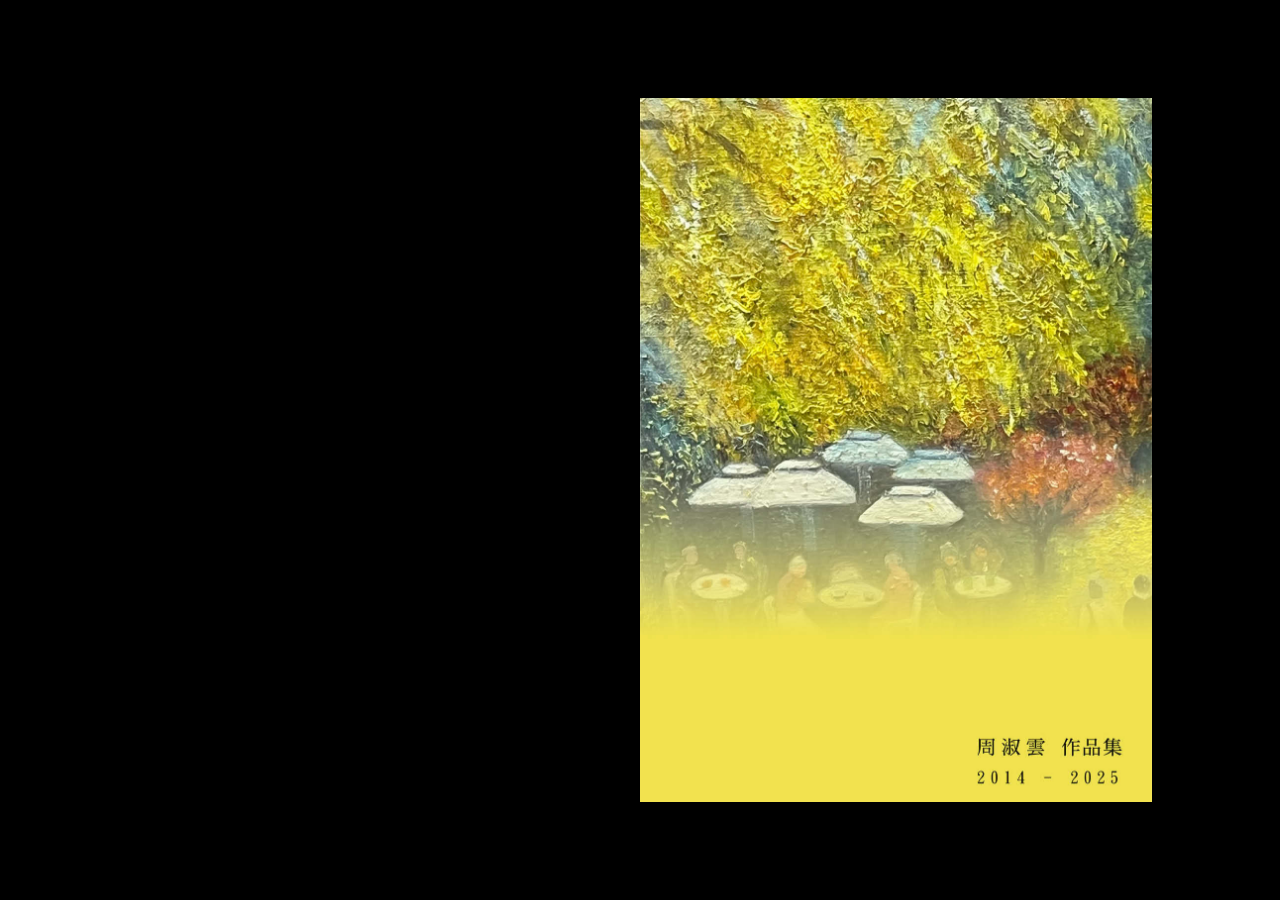
<file: chou/index.html>
<!DOCTYPE html>
<html lang="en">

<head>
  <meta charset="UTF-8" />
  <meta name="viewport" content="width=device-width, initial-scale=1.0" />
  <link rel="stylesheet" href="style.css" />
  <script src="https://cdnjs.cloudflare.com/ajax/libs/jquery/3.3.1/jquery.min.js"></script>
  <title>周淑雲作品集</title>
</head>

<body>
  <div id = "loading">...loading...</div>
  <div class="flipbook">
    <div class="hard">      
      <img src="./images/artwork/作品集.jpg" alt="" />
    </div>
    <div class="hard"></div>
    <div>
    </div>
    </div>

  <script src="inital.js?v=1"></script>
  <script src="jquery.js"></script>
  <script src="turn.js"></script>
  <script>
    $(".flipbook").turn();
  </script>
</body>

</html>
</file>
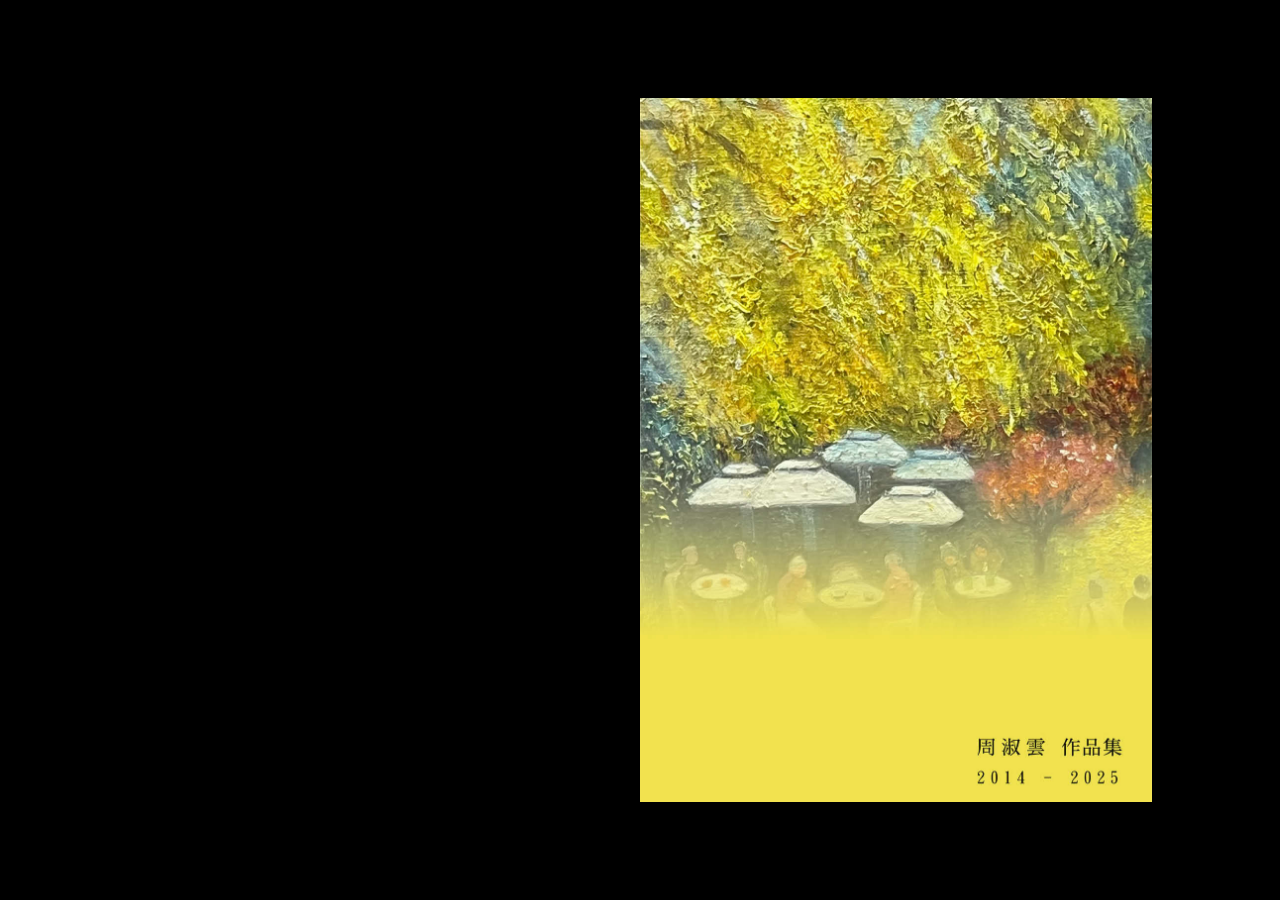
<file: chou/catalog/index.html>
<!DOCTYPE html>
<html lang="en">

<head>
  <meta charset="UTF-8" />
  <meta name="viewport" content="width=device-width, initial-scale=1.0" />
  <link rel="stylesheet" href="../style.css" />
  <script src="https://cdnjs.cloudflare.com/ajax/libs/jquery/3.3.1/jquery.min.js"></script>
  <title>周淑雲作品集</title>
</head>

<body>
  <div id = "loading">...loading...</div>
  <div class="flipbook">
    <div class="hard">      
      <img src="../images/price/artwork.jpg" alt="" />
    </div>
    <div class="hard"></div>
    <div>
    </div>
    </div>

  <script src="inital.js?v=1"></script>
  <script src="../jquery.js"></script>
  <script src="../turn.js"></script>
  <script>
    $(".flipbook").turn();
  </script>
</body>

</html>
</file>
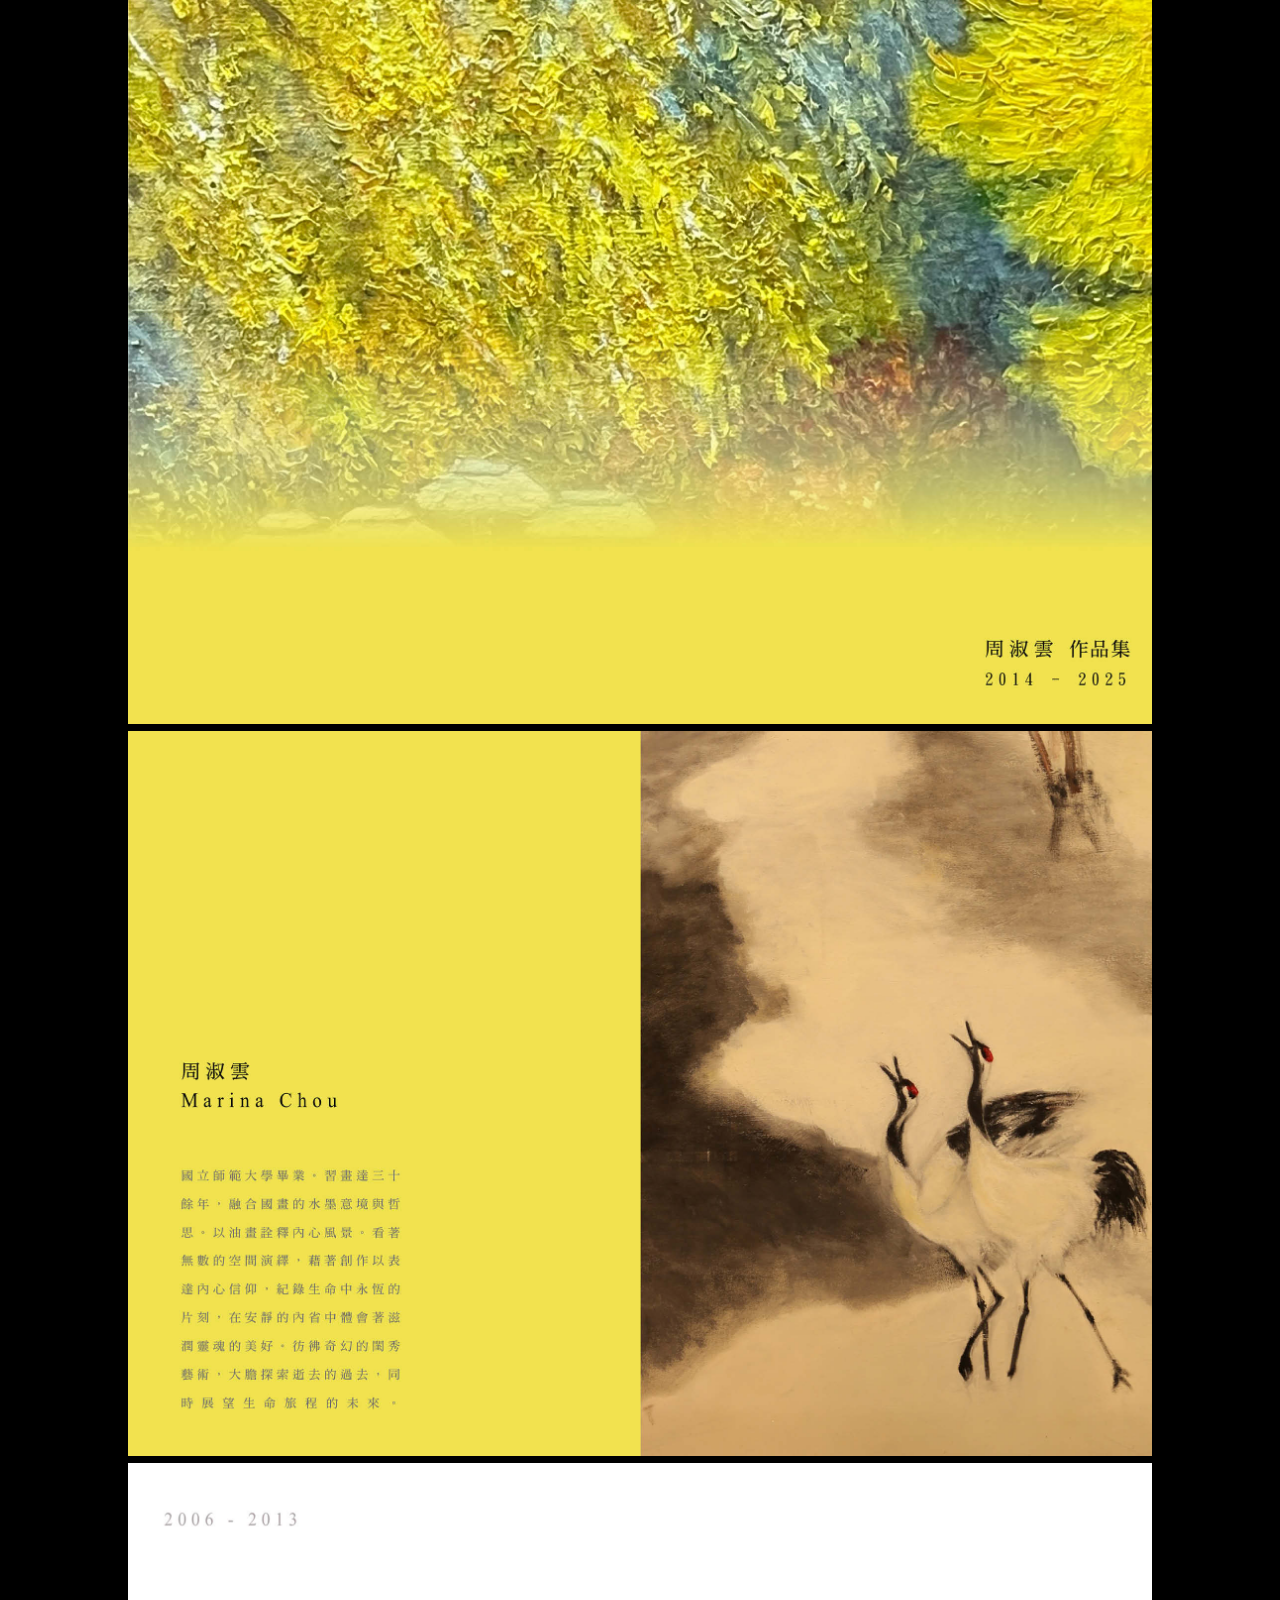
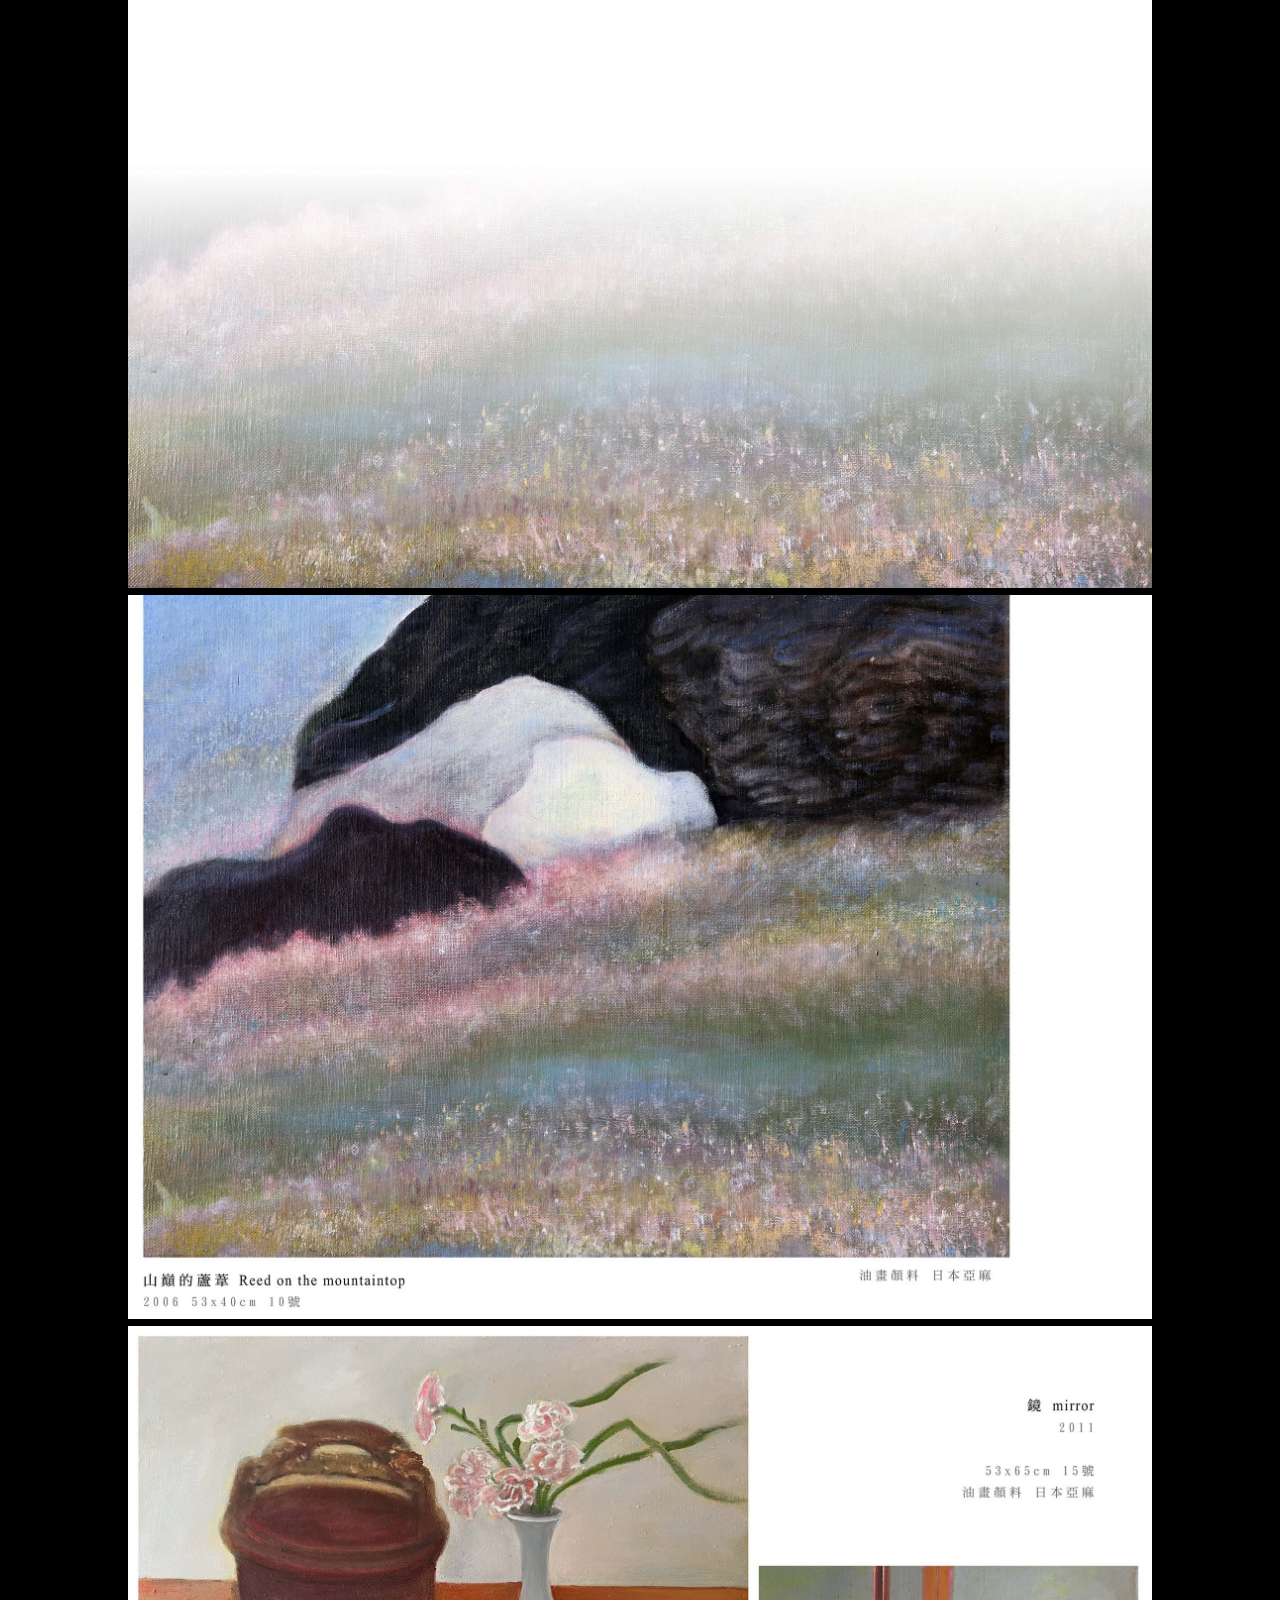
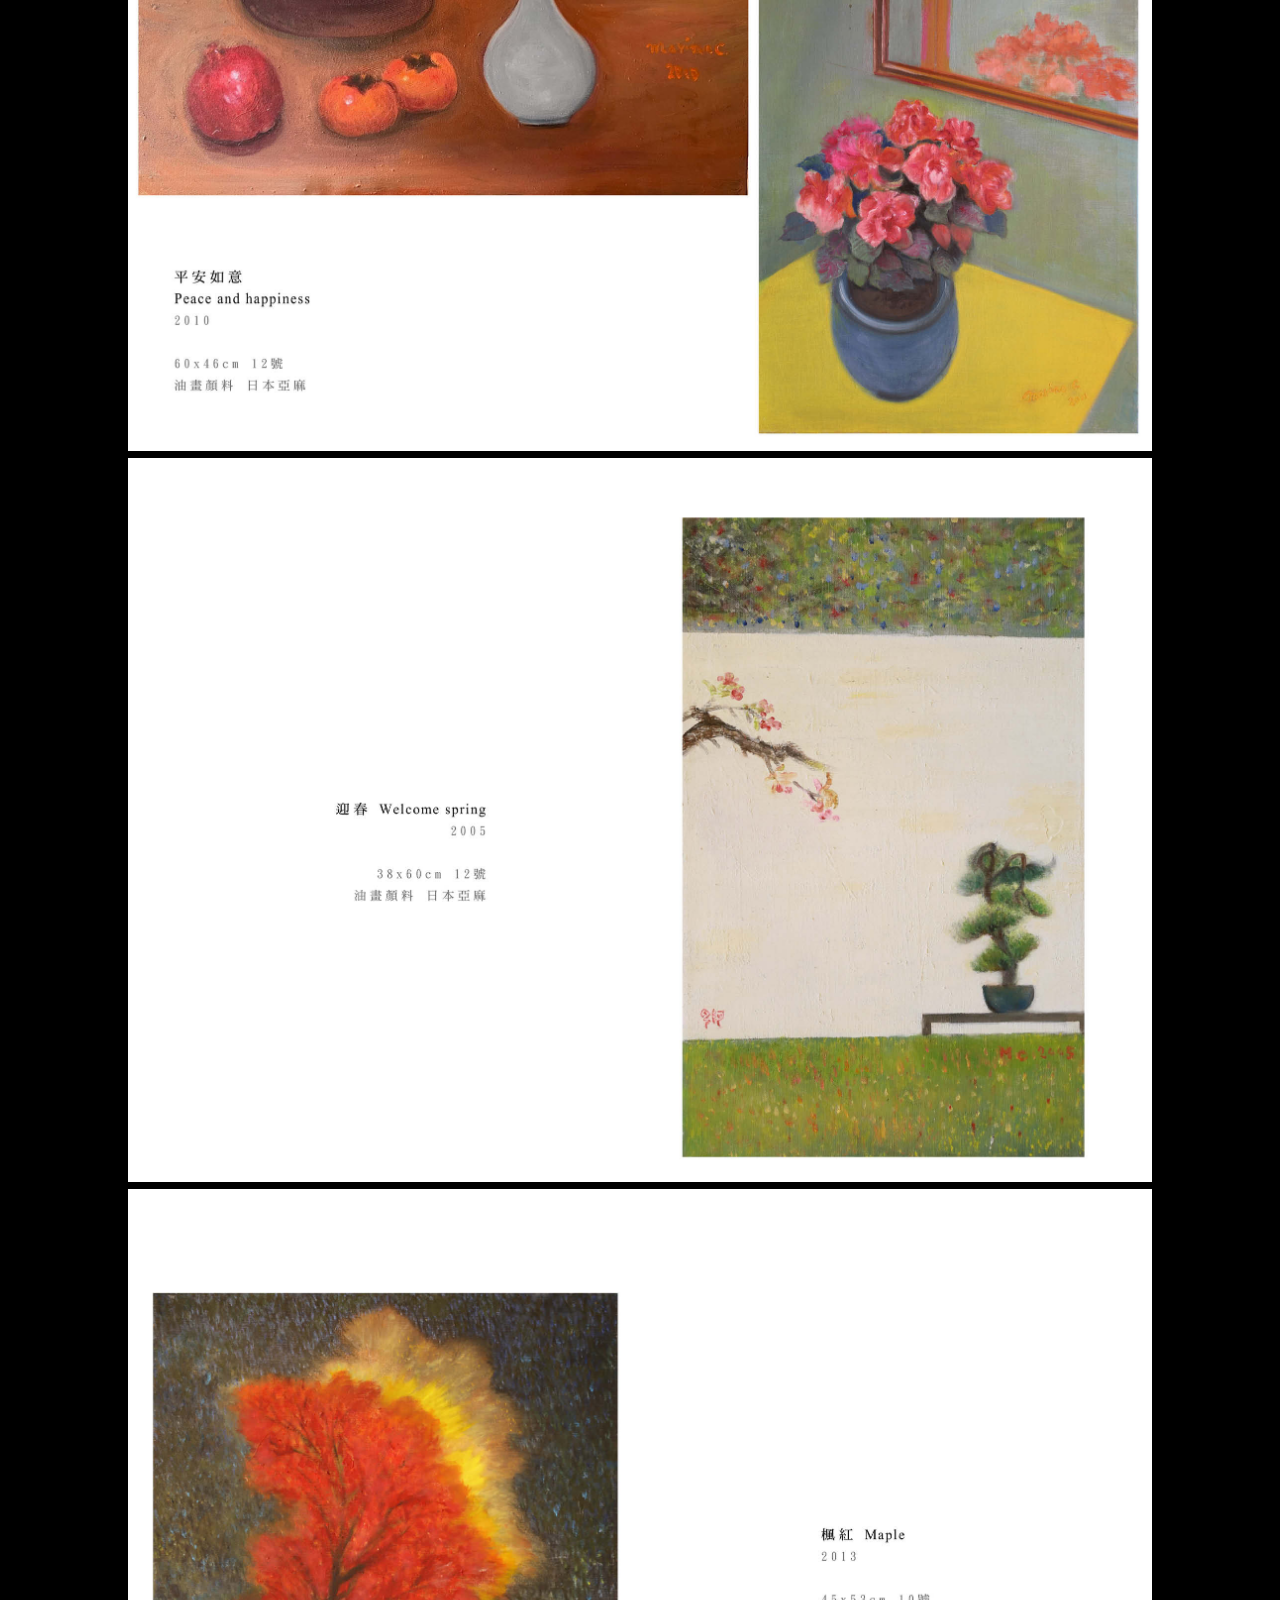
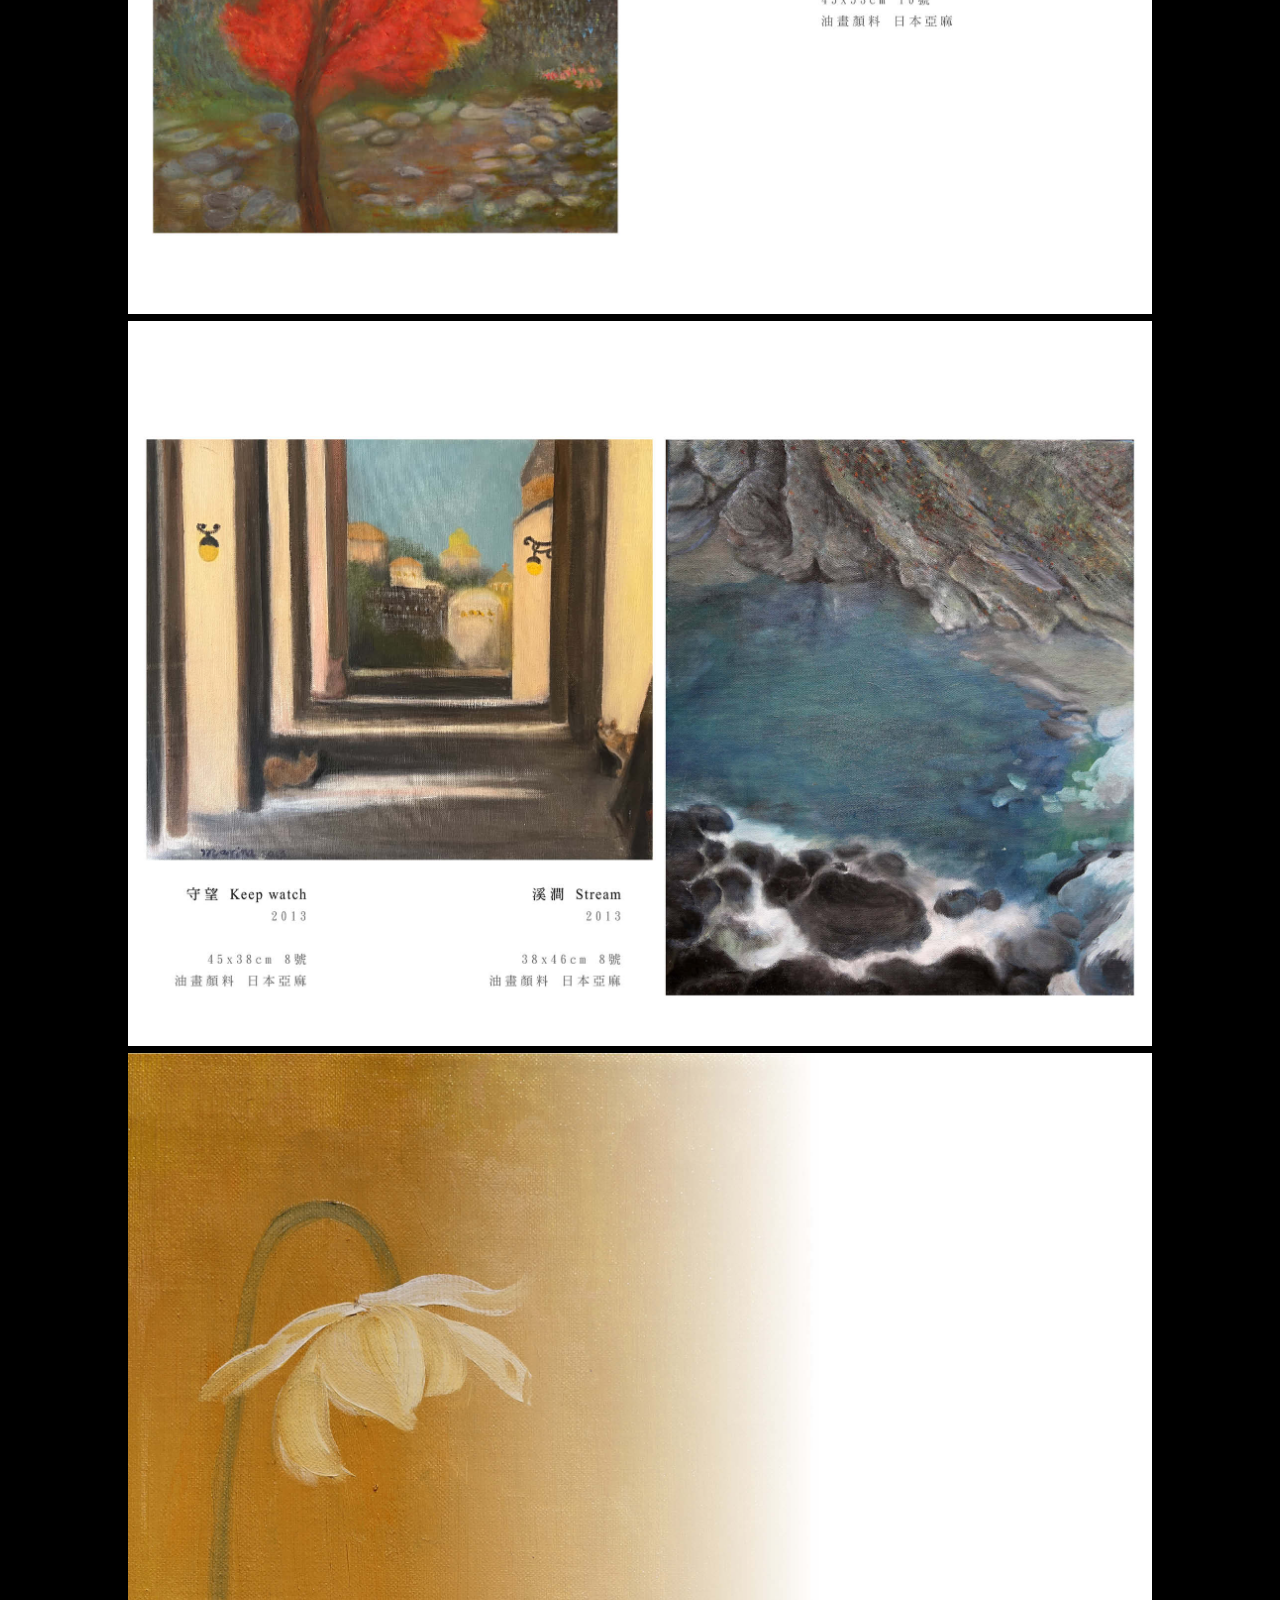
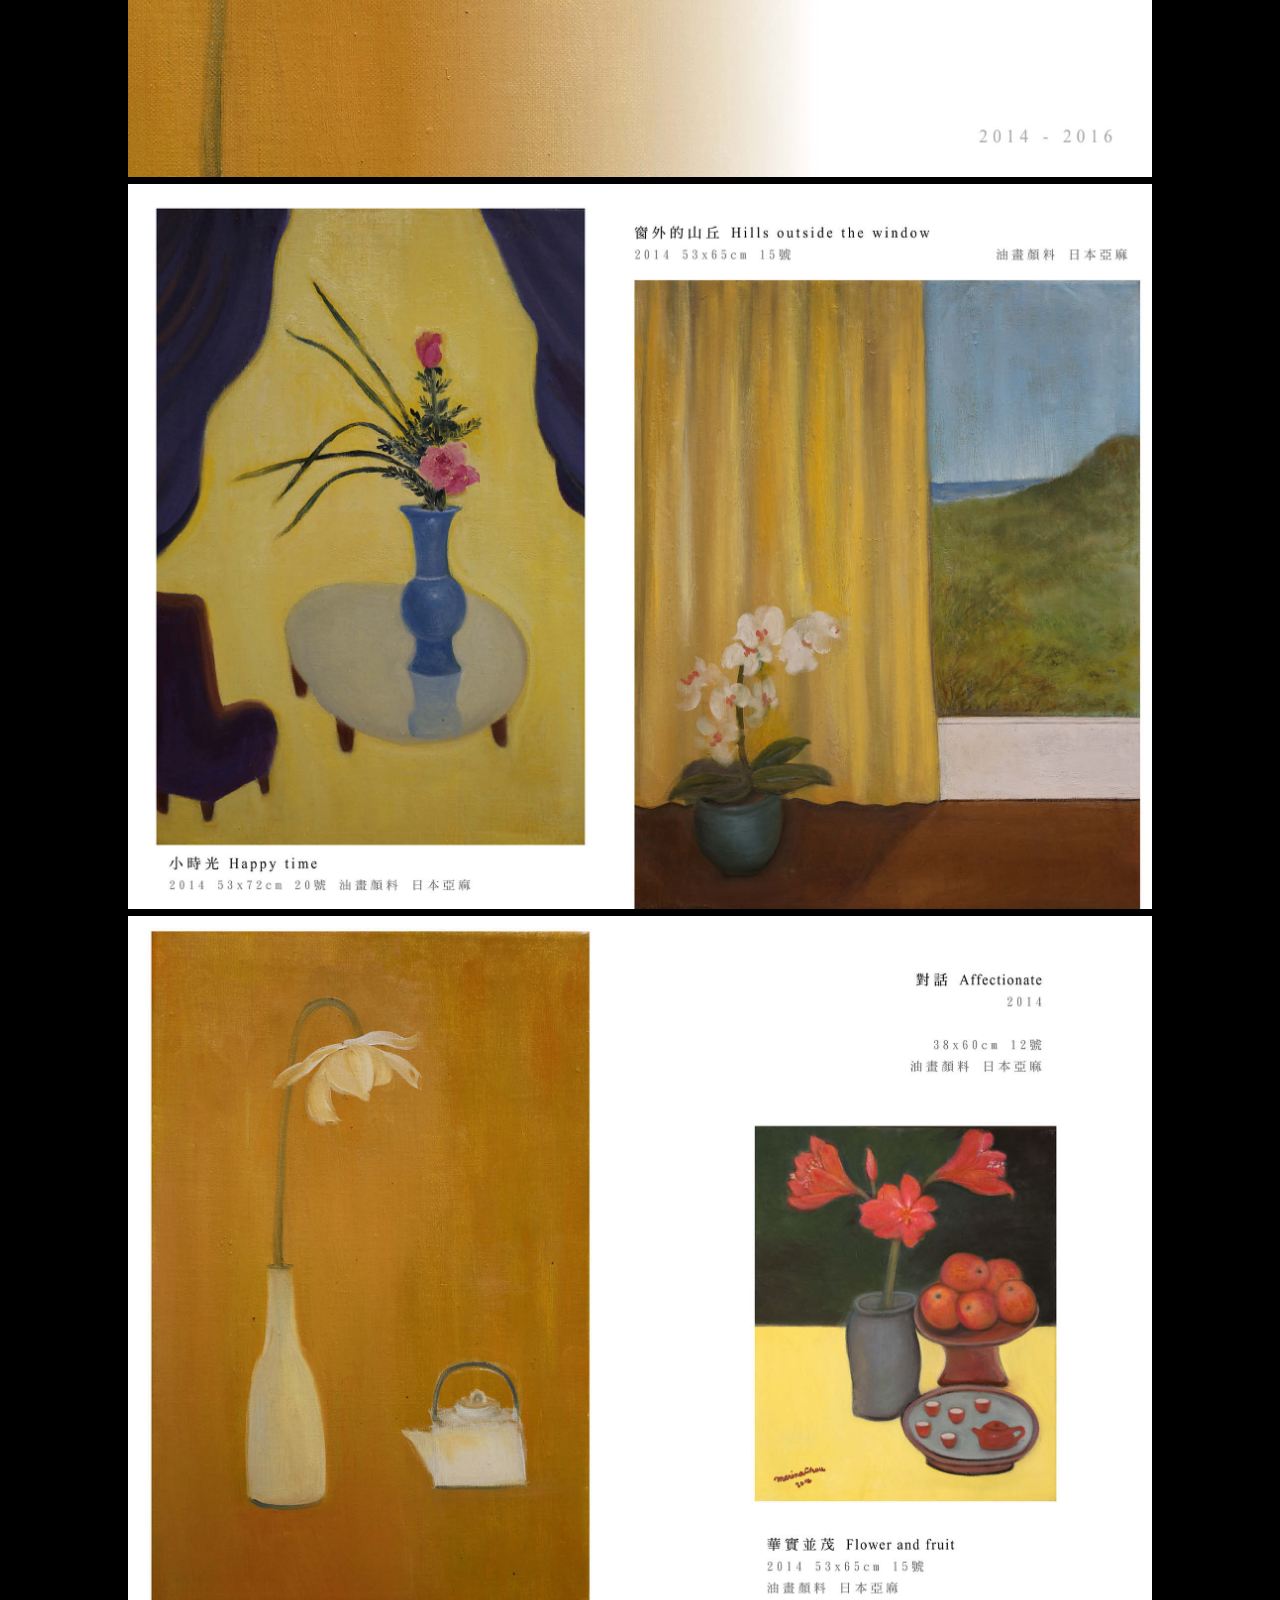
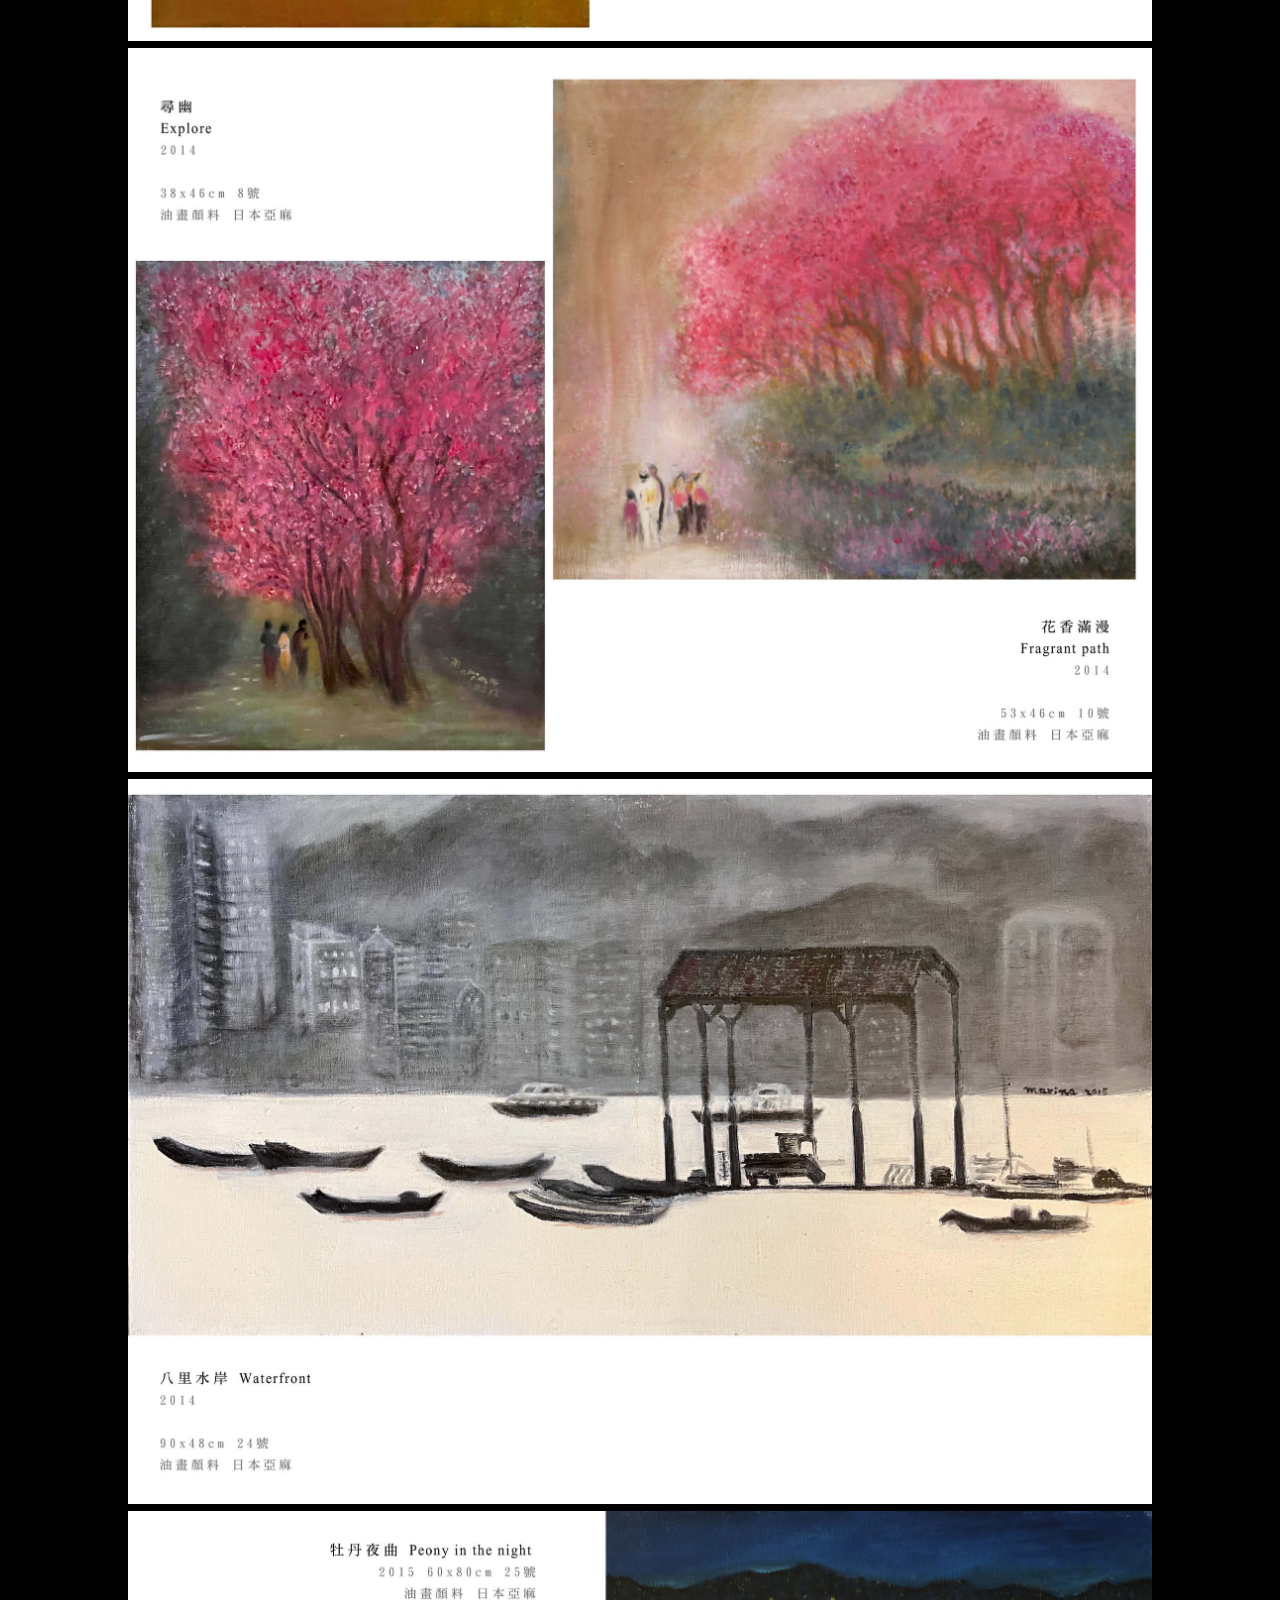
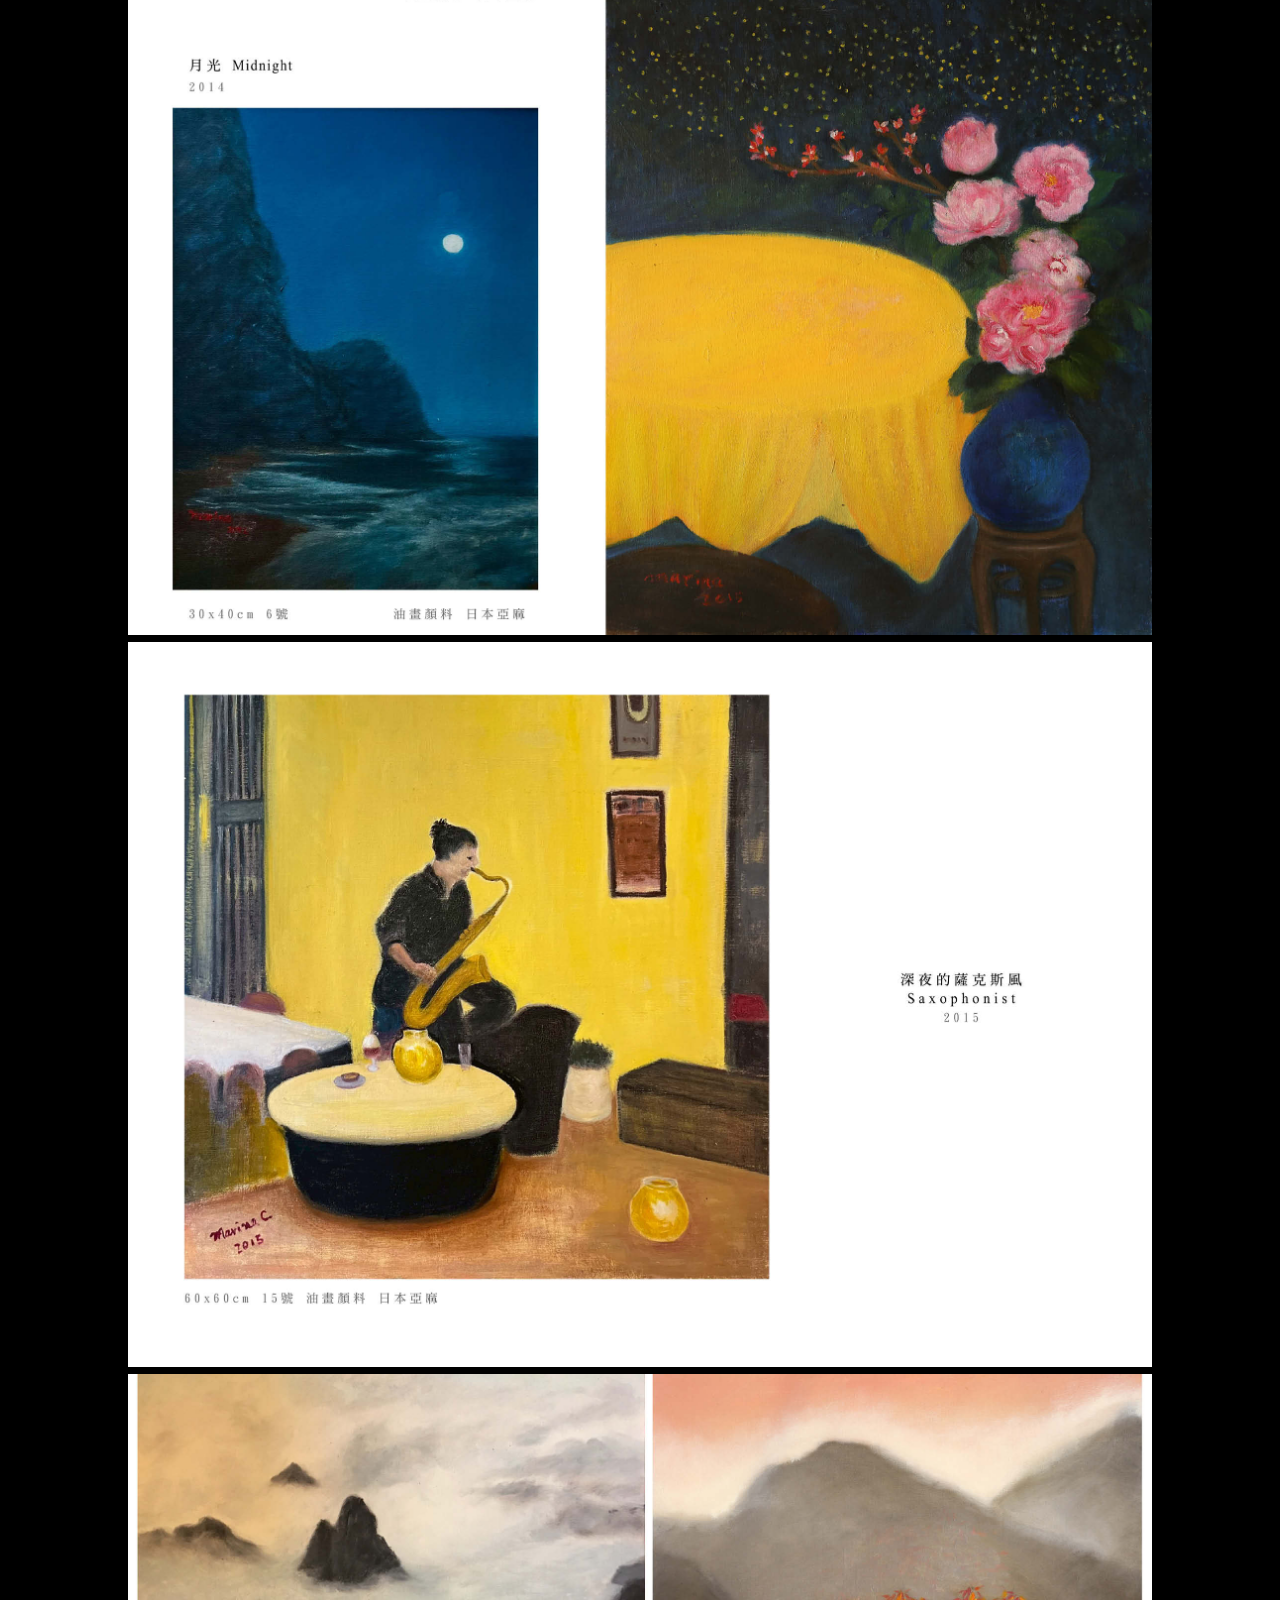
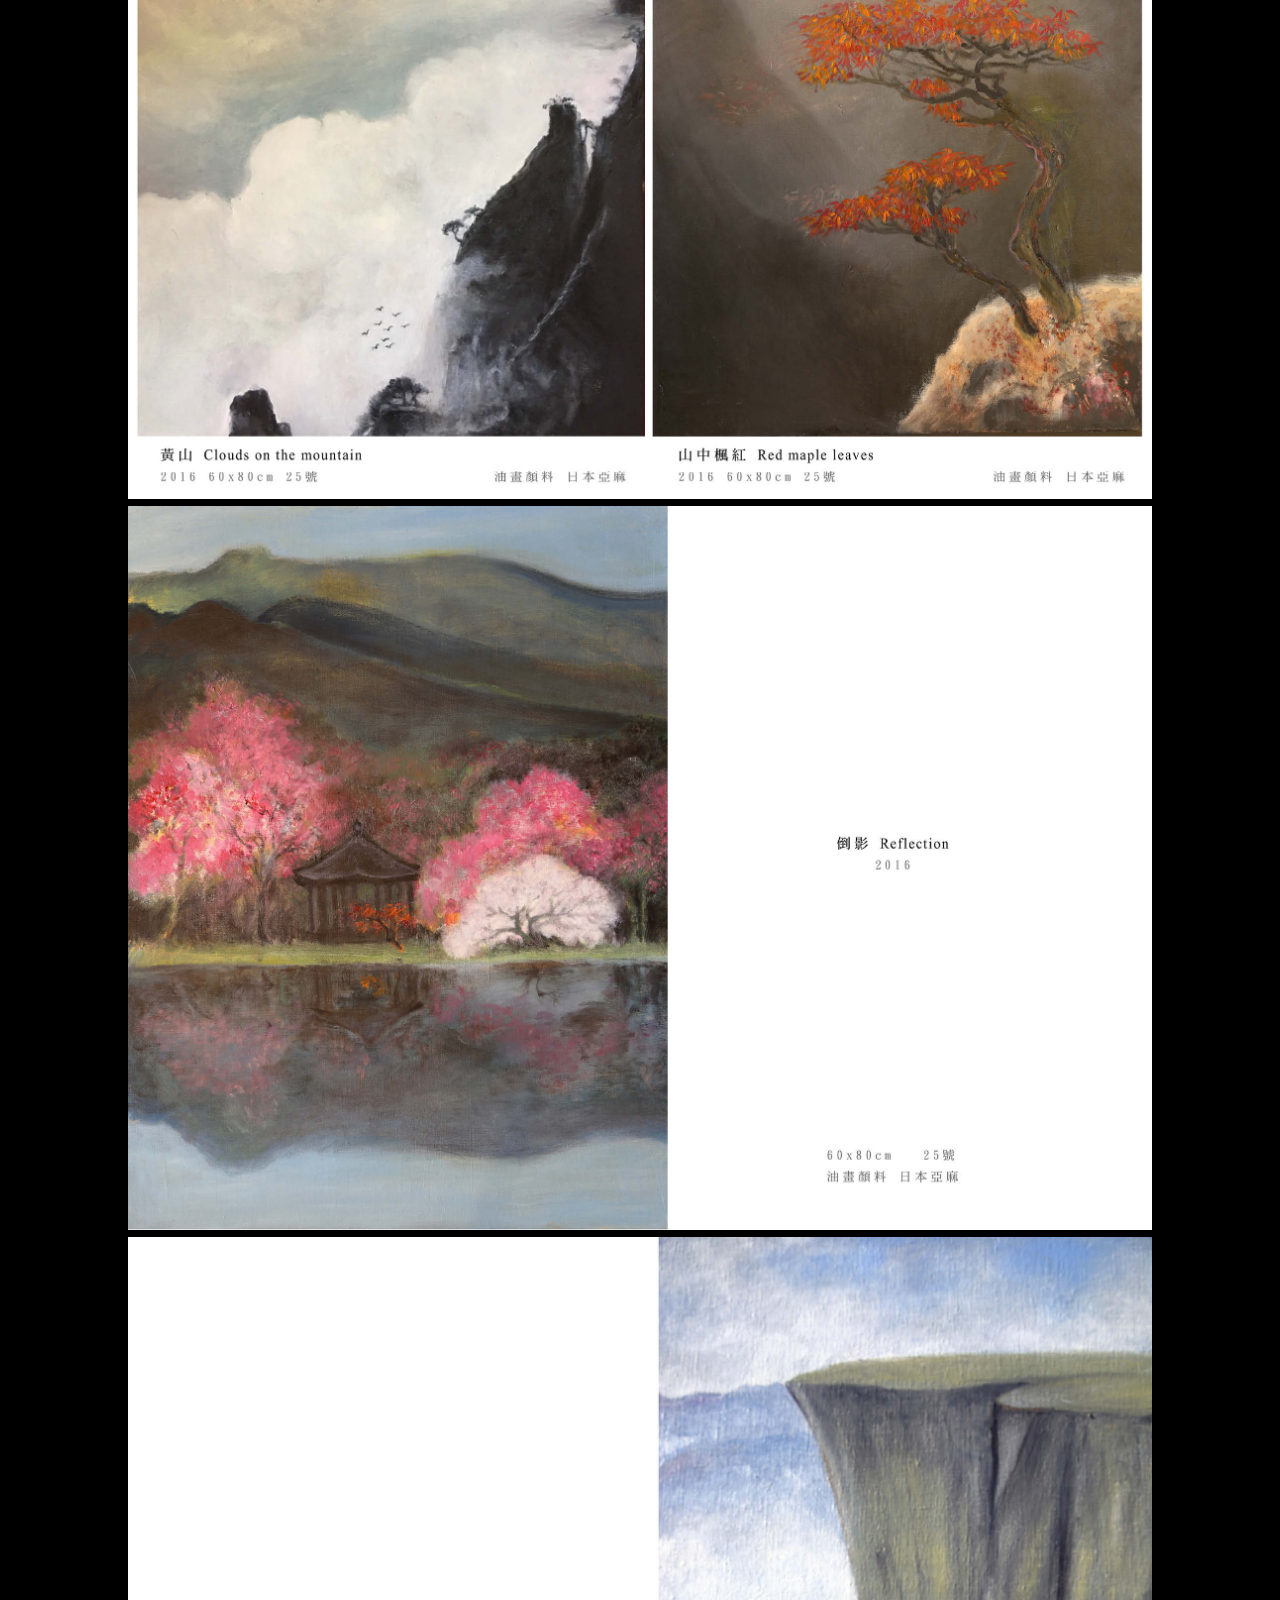
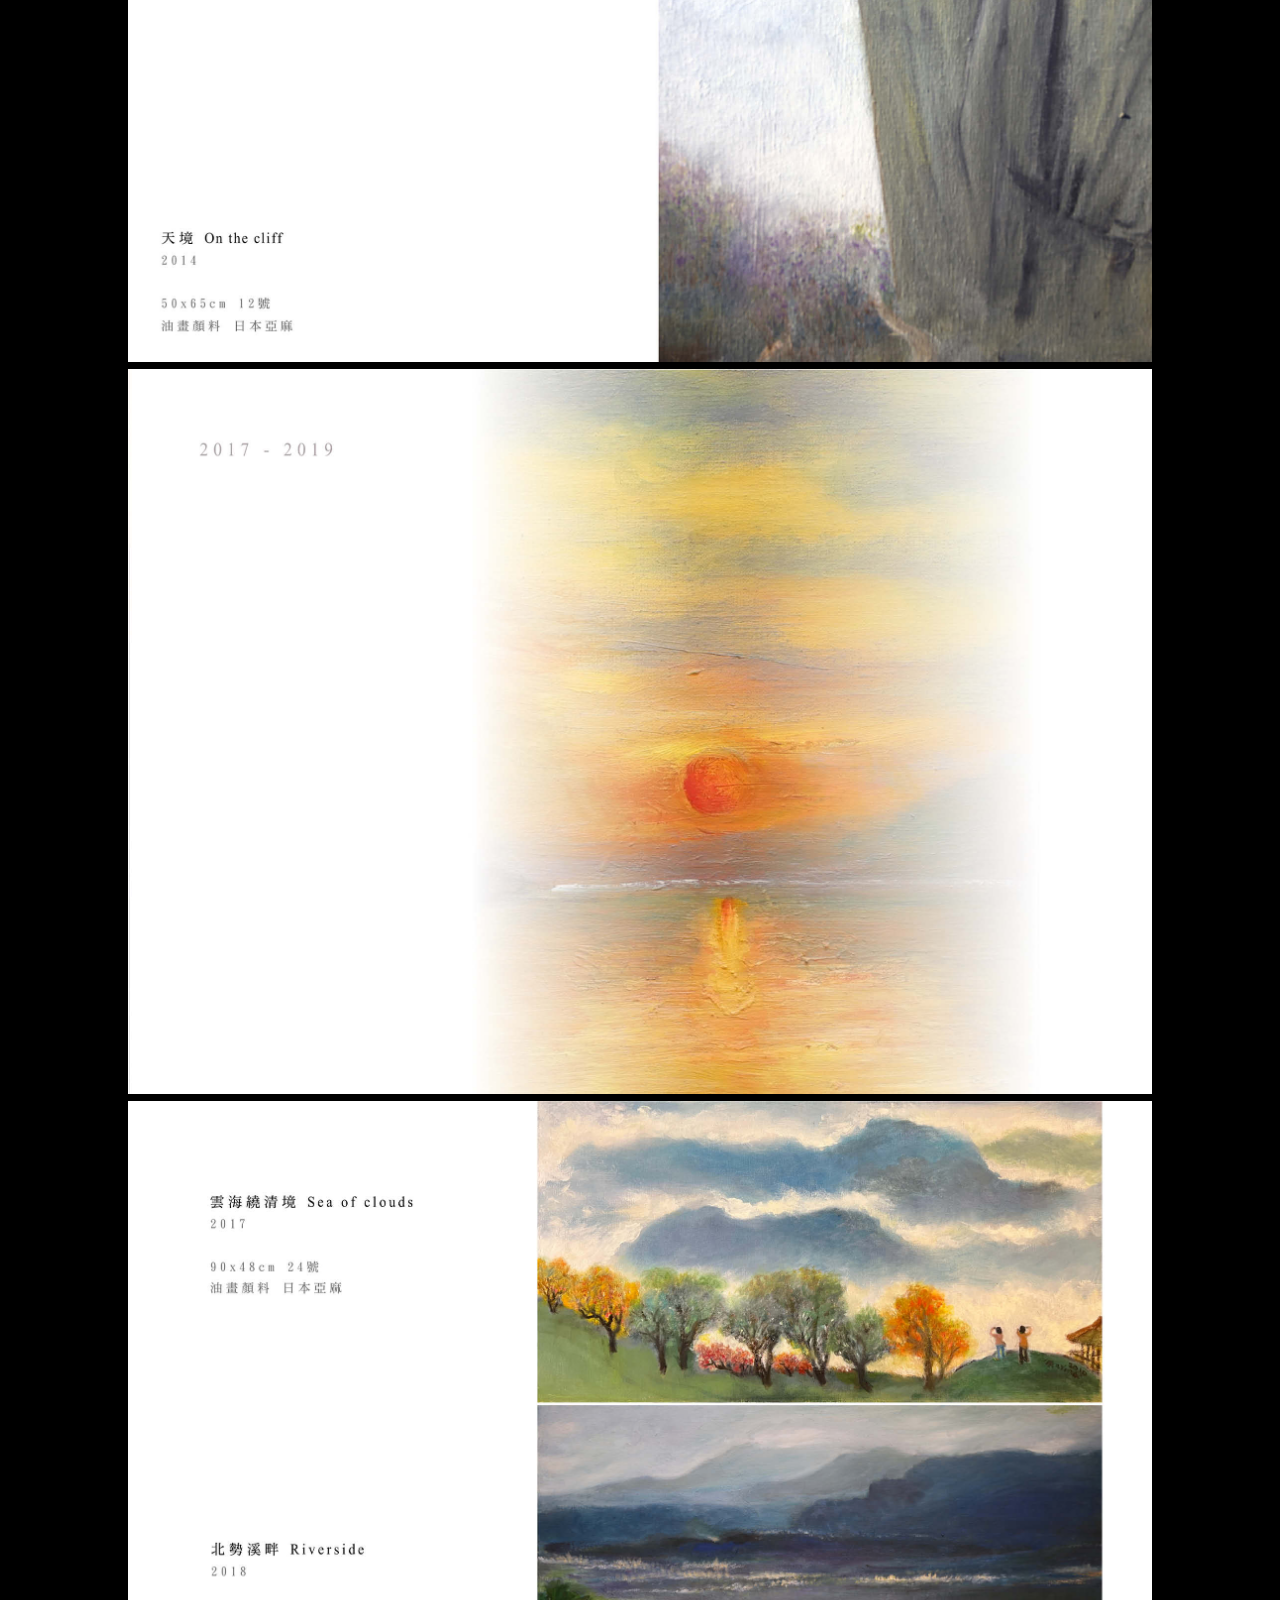
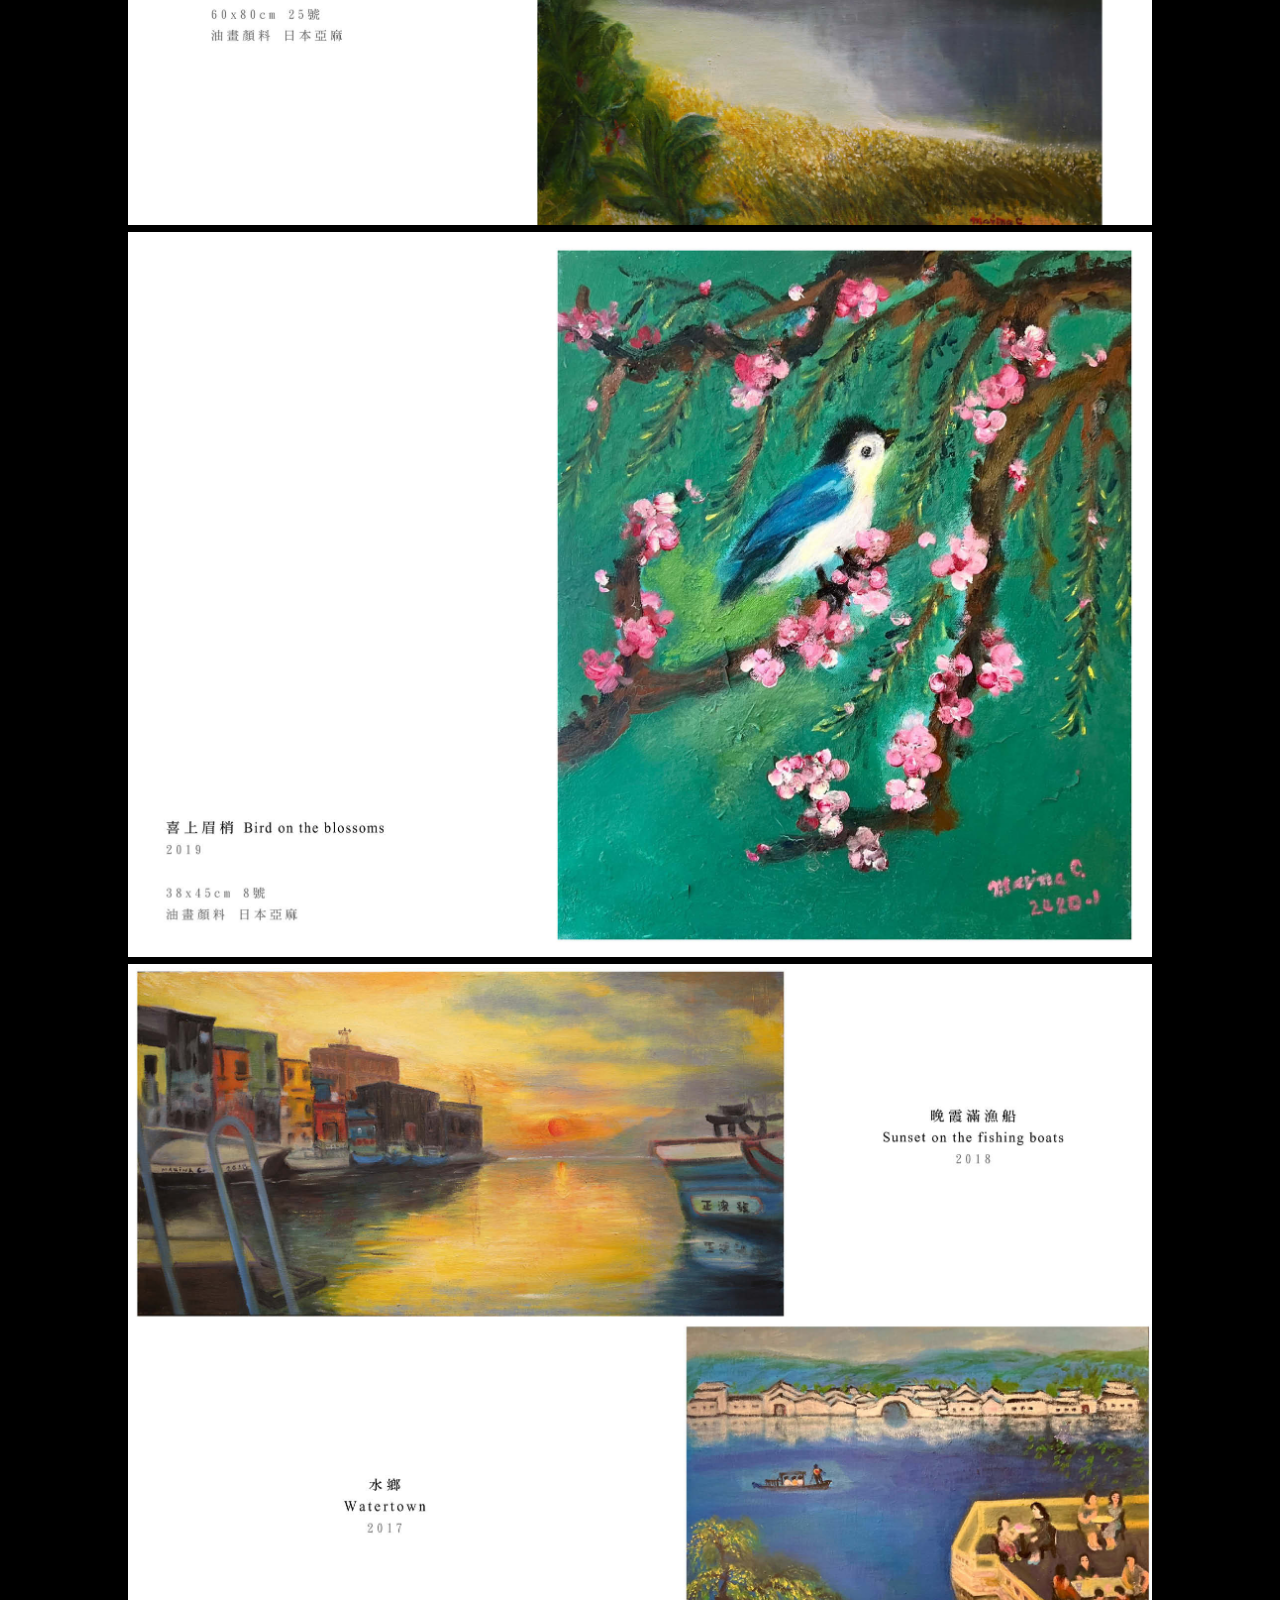
<file: chou/drive/index.html>
<!DOCTYPE html>
<html lang="en">

<head>
  <meta charset="UTF-8" />
  <meta name="viewport" content="width=device-width, initial-scale=1.0" />
  <link rel="stylesheet" href="../style_drive.css" />
  <script src="https://cdnjs.cloudflare.com/ajax/libs/jquery/3.3.1/jquery.min.js"></script>
  <title>周淑雲作品集</title>
</head>

<body>
  <div id = "loading">...loading...</div>
  <div class = "content">
    <div class = "img" ><img id= "front_cover" src="../images/front.jpg" alt=""  loading="lazy" /></div>
    <div class = "img" ><img src="../images/作品集3.jpg" alt=""  loading="lazy" /><img src="../images/作品集4.jpg" alt=""  loading="lazy" /></div>
  </div>
  <script src="./inital.js?v=4"></script>  
</body>

</html>
</file>
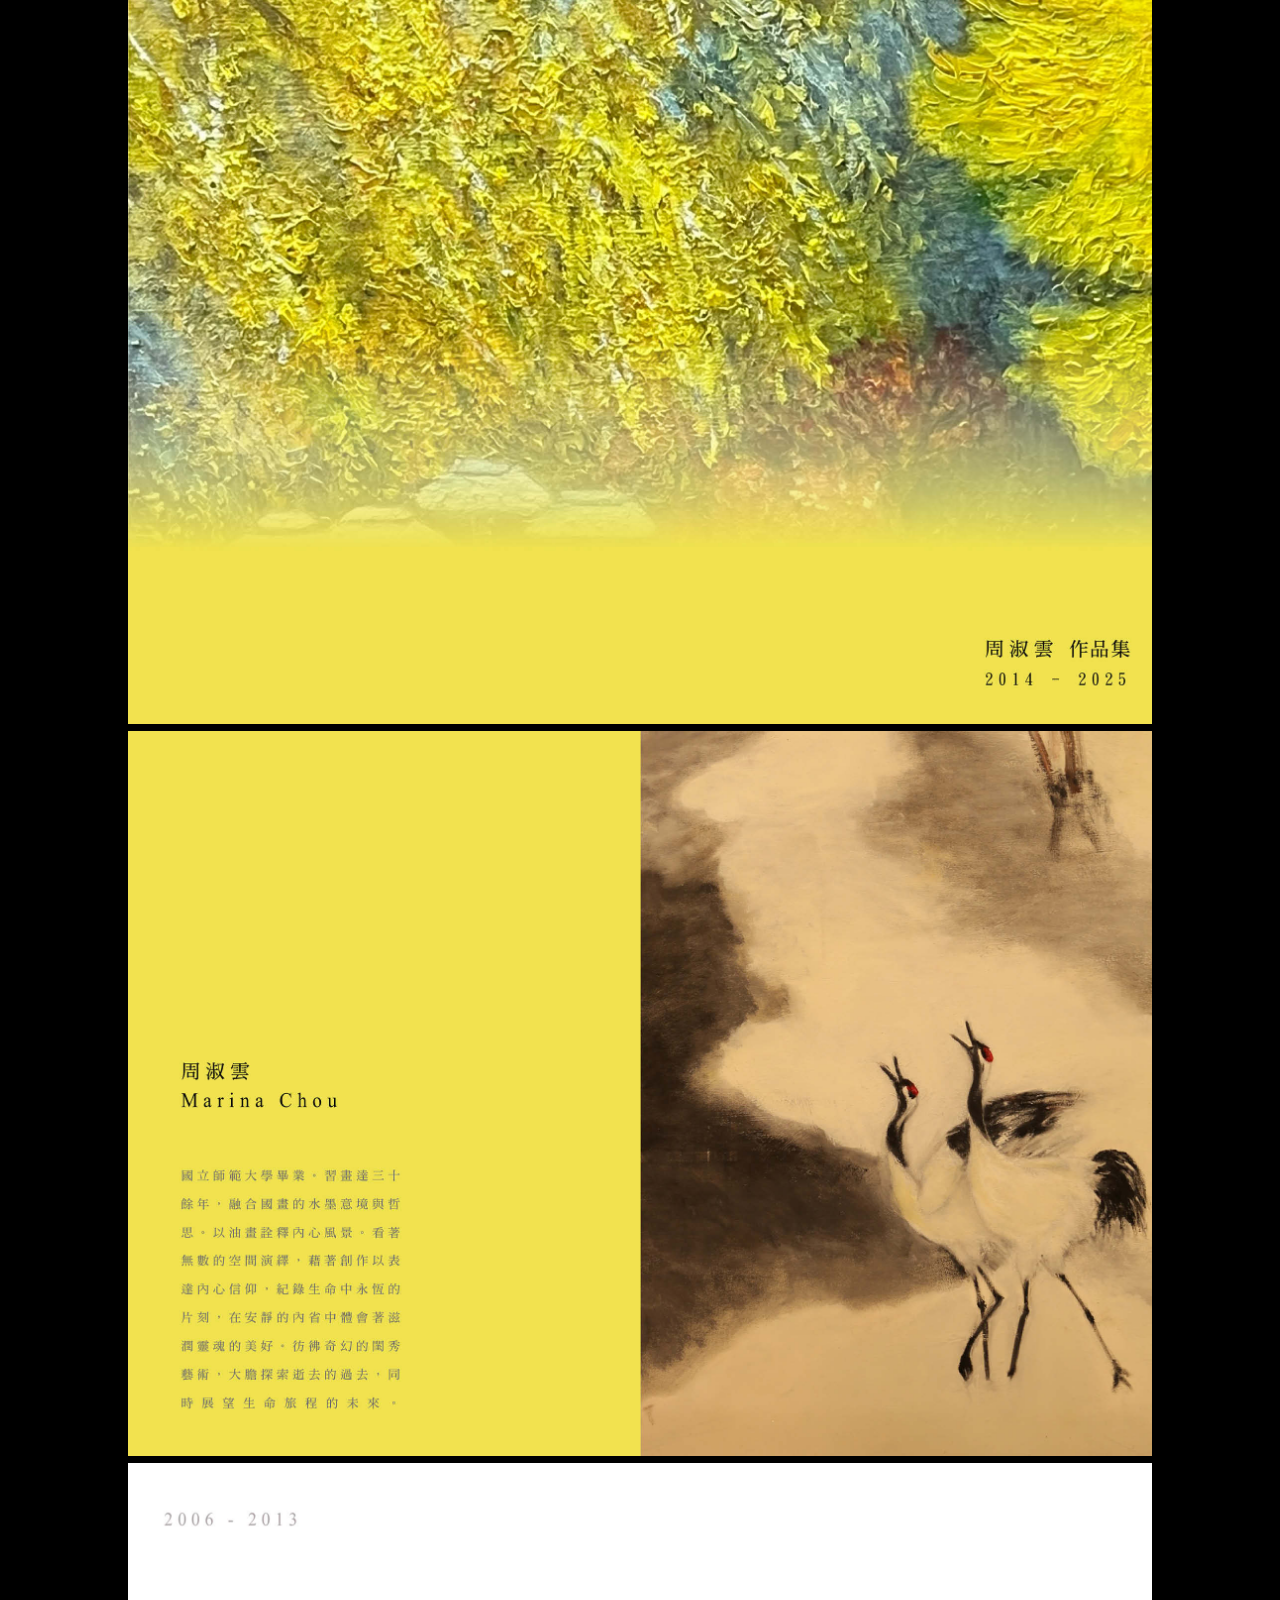
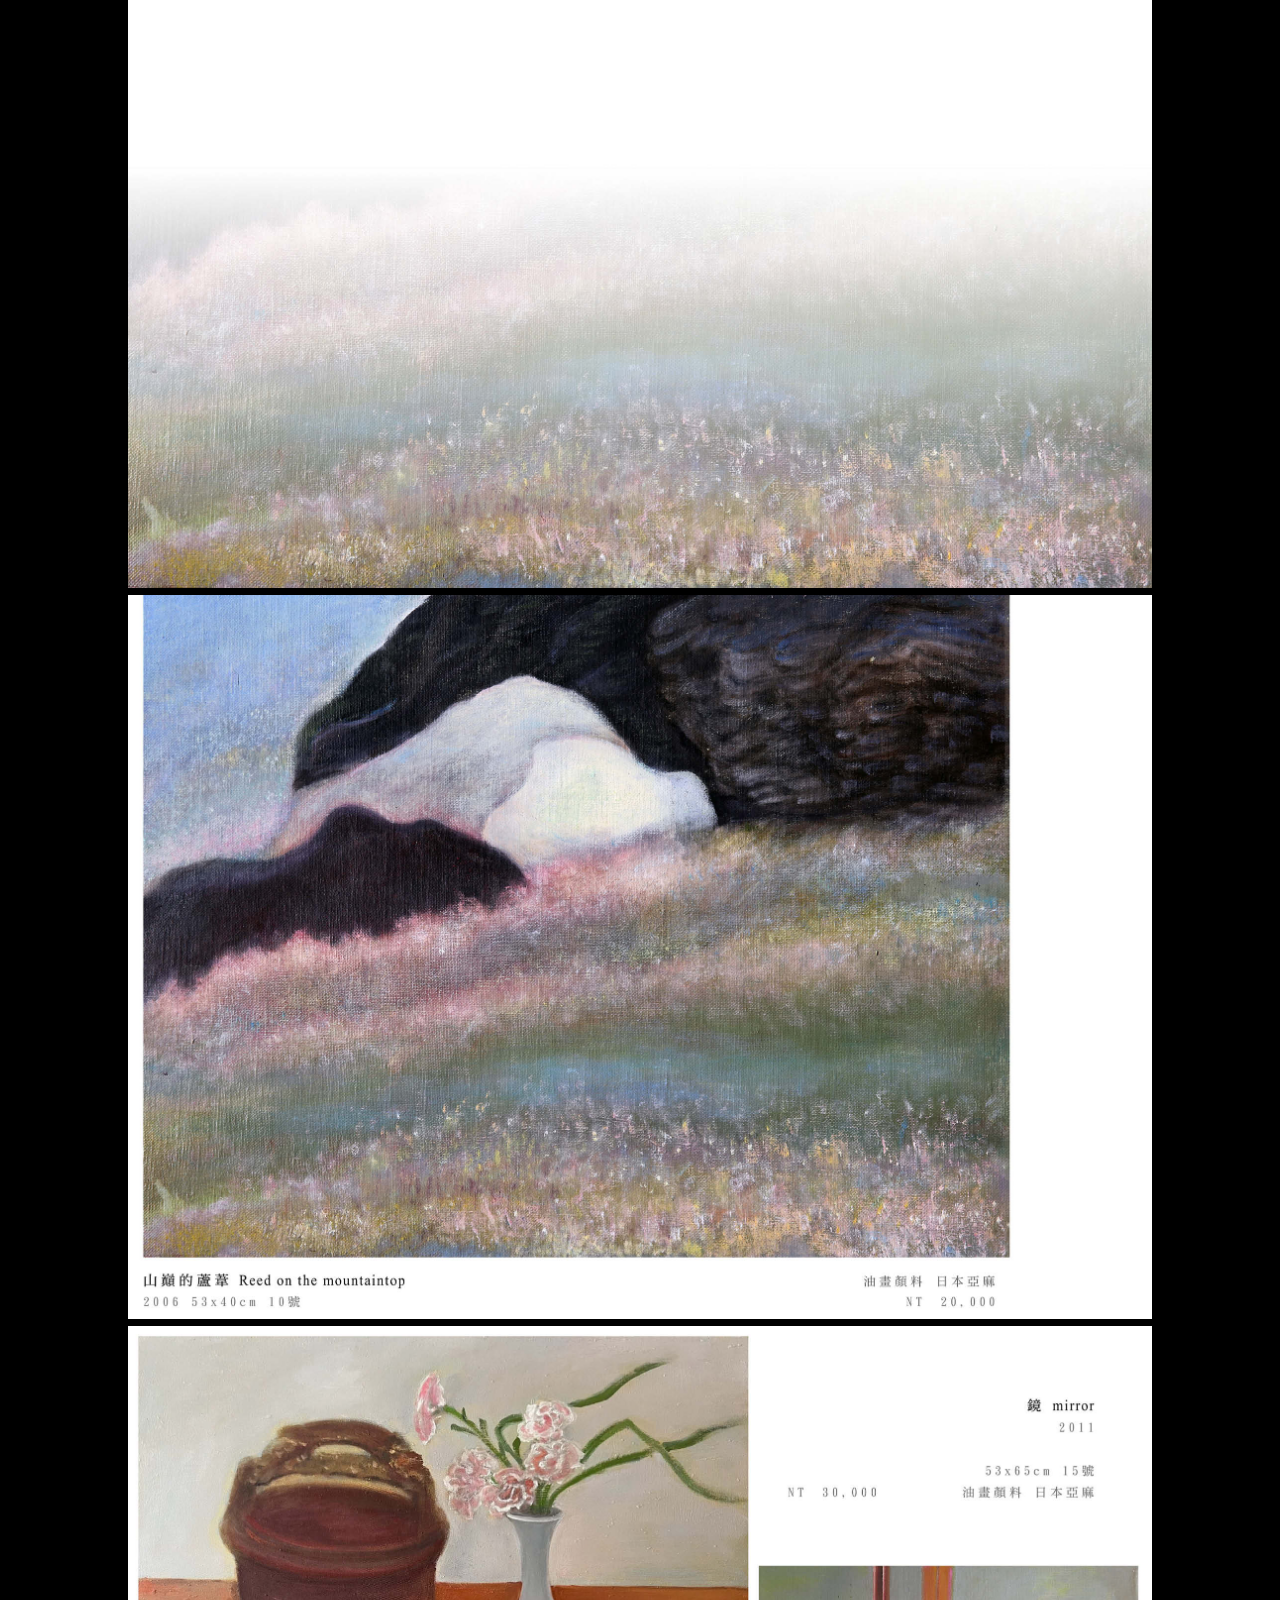
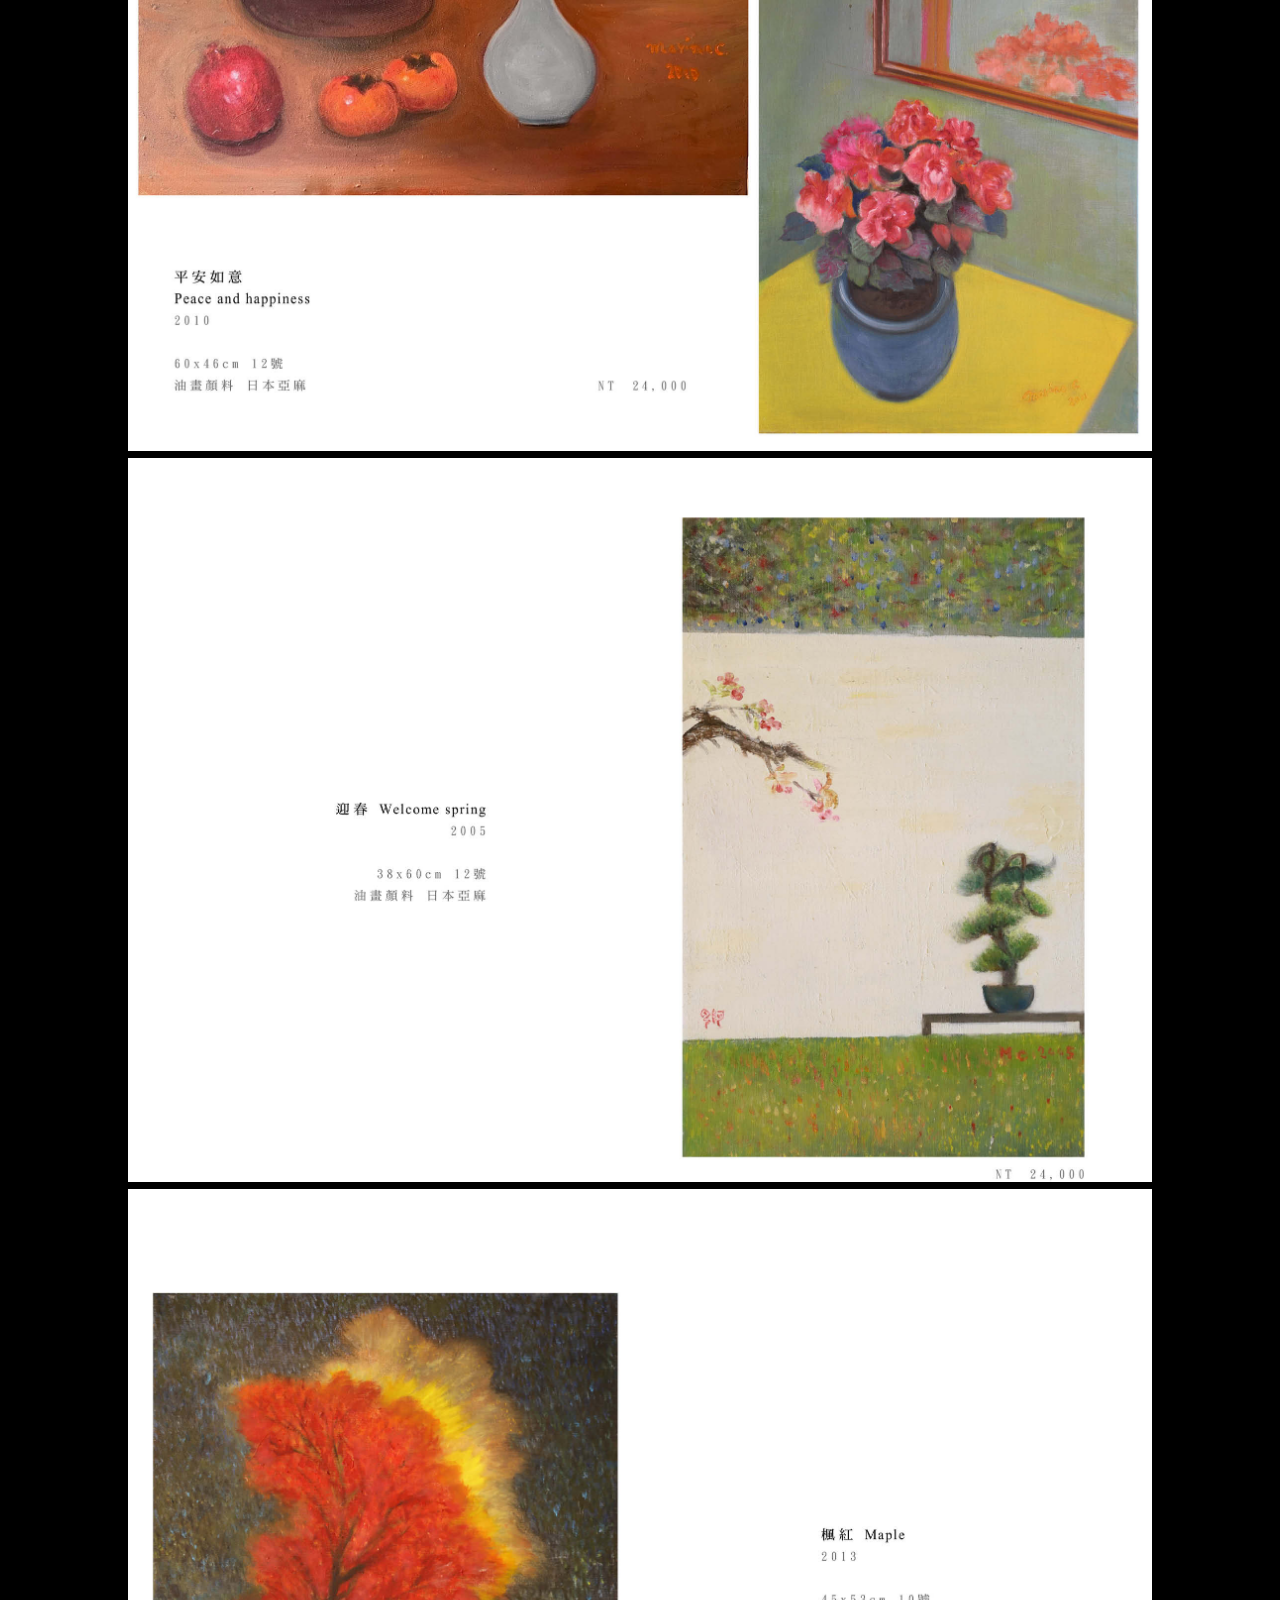
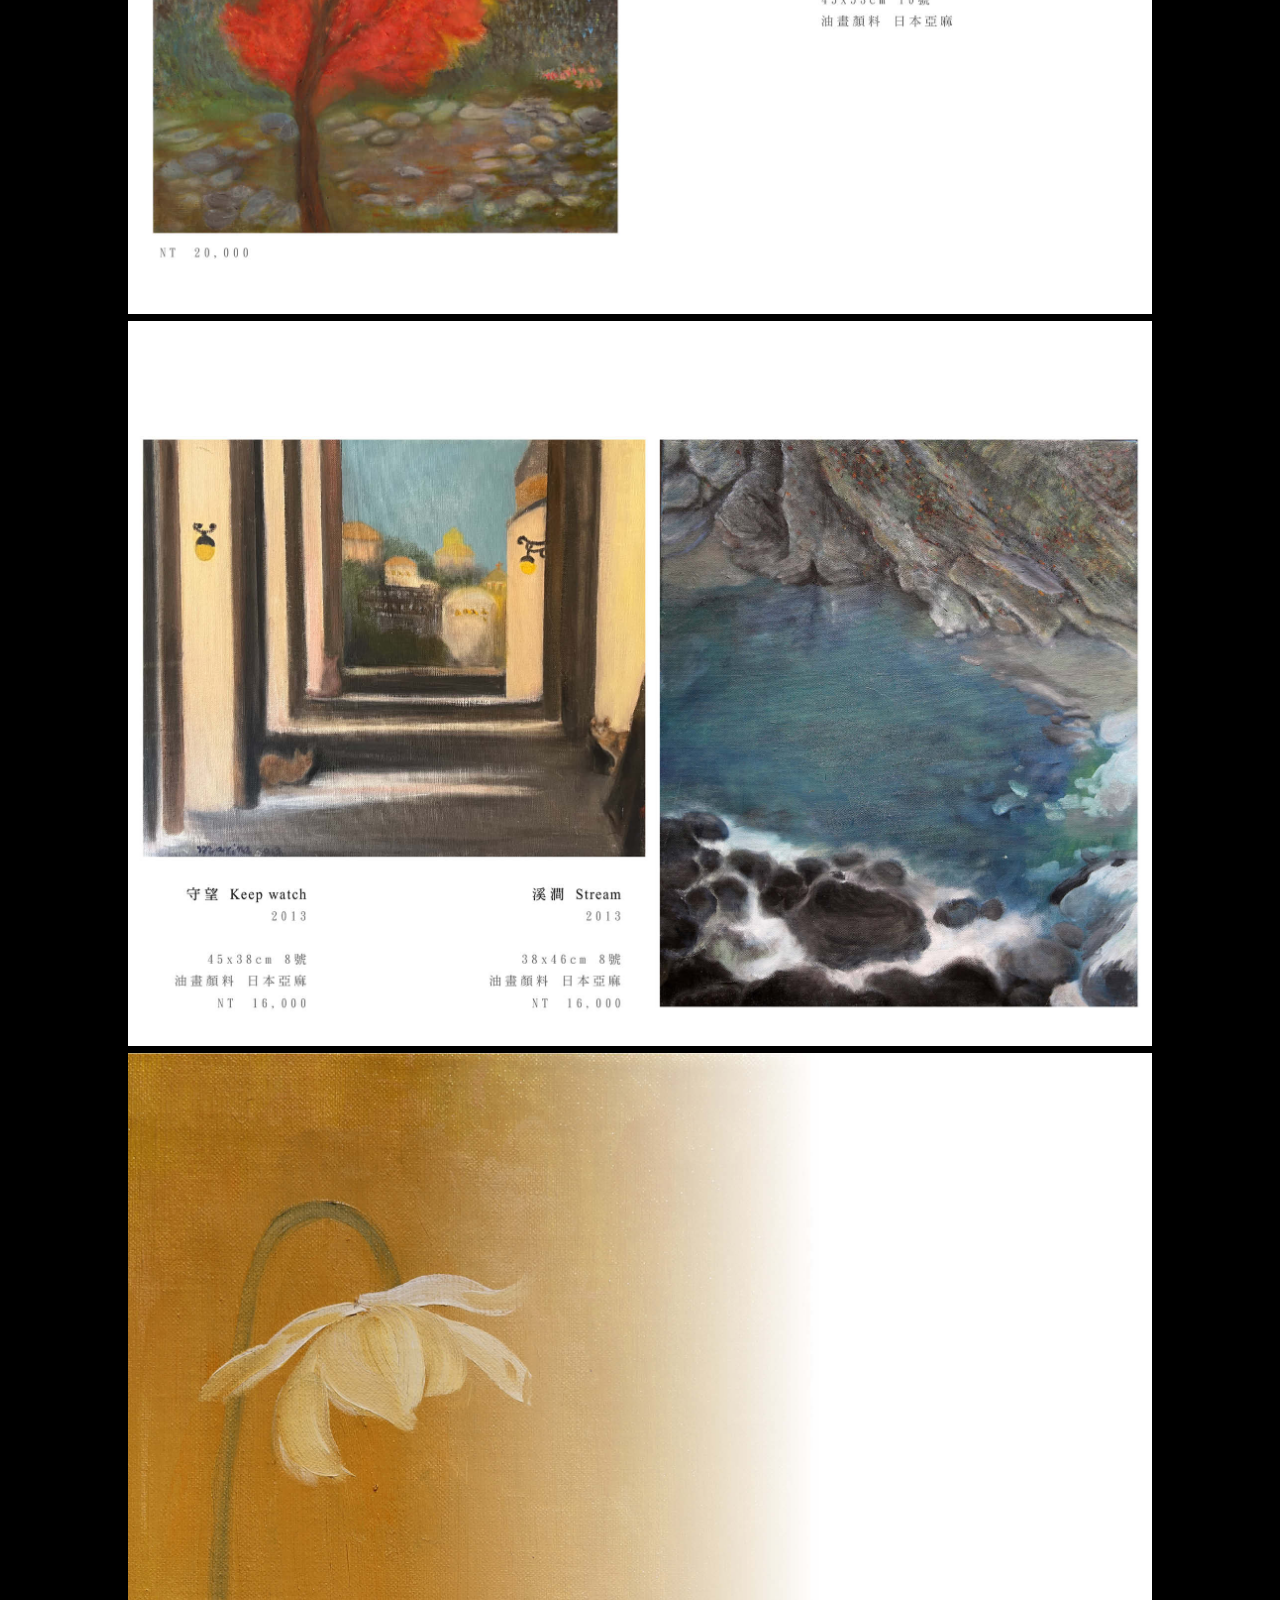
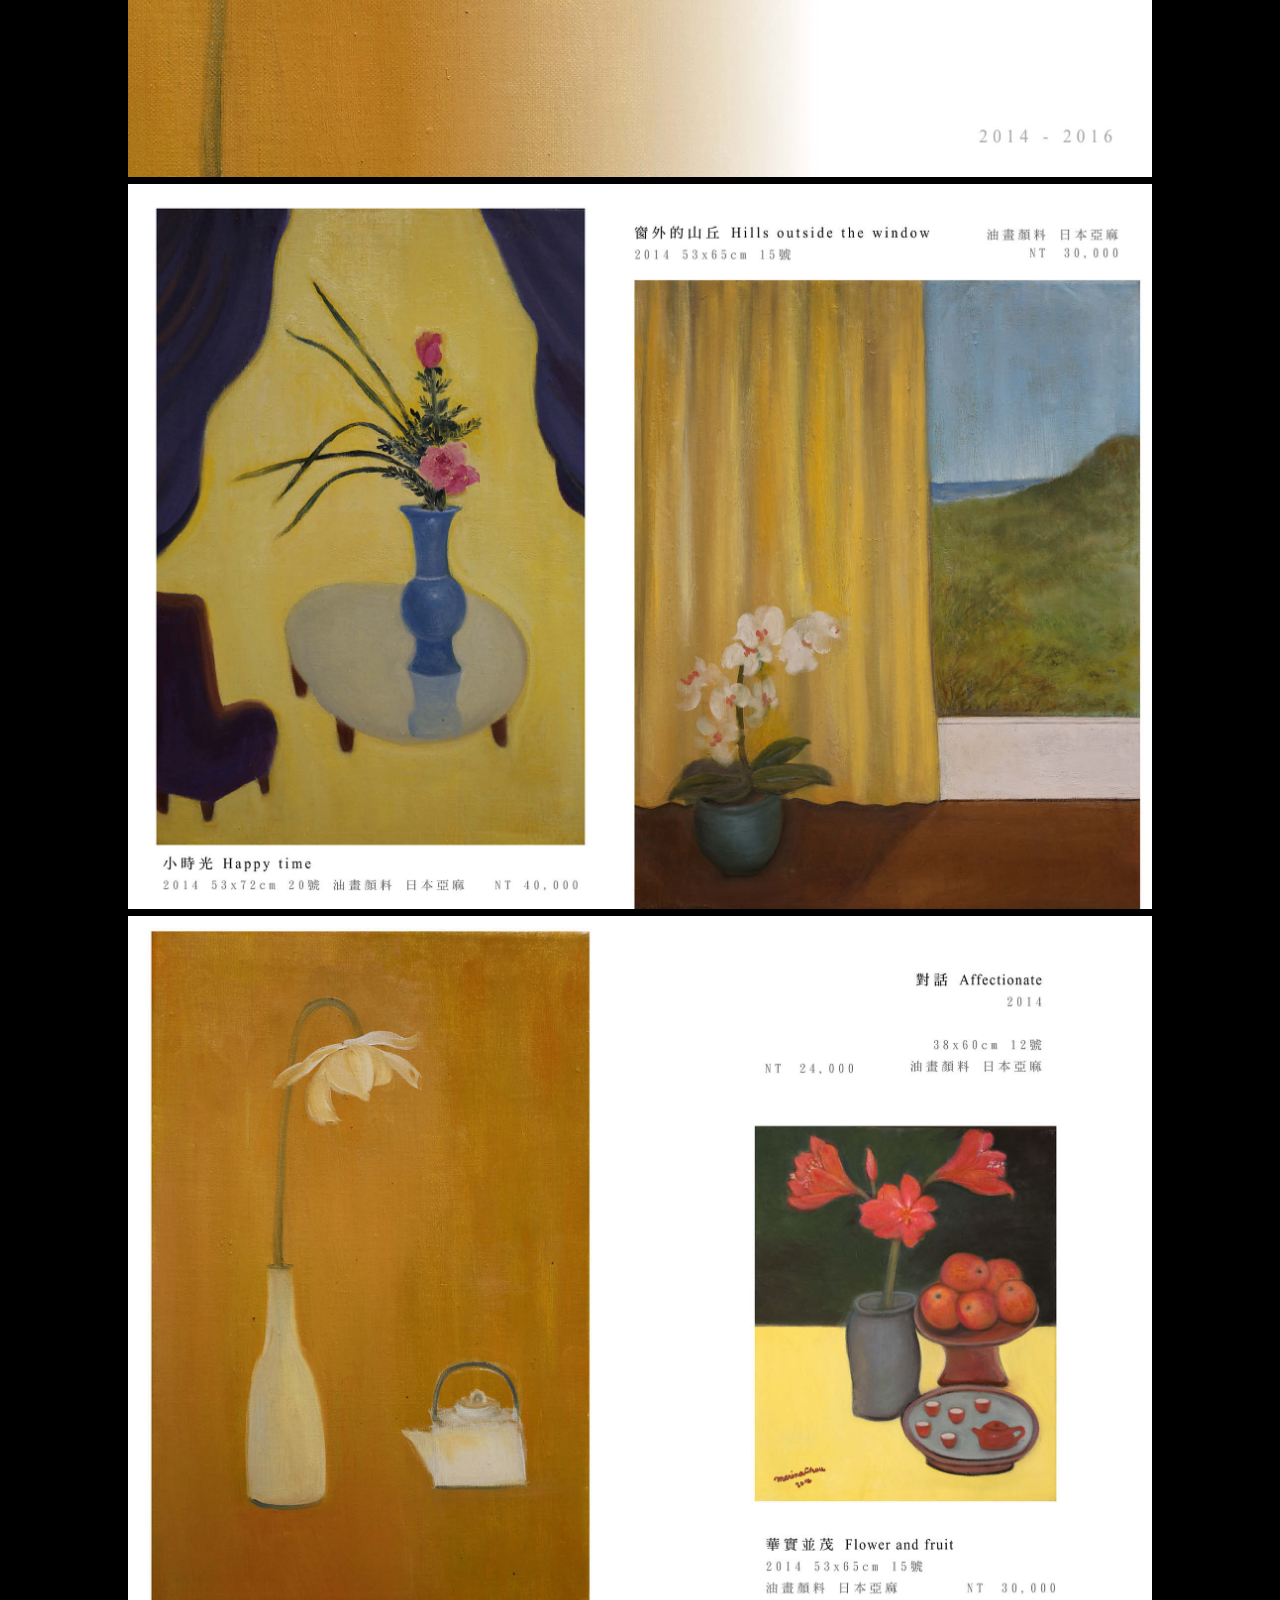
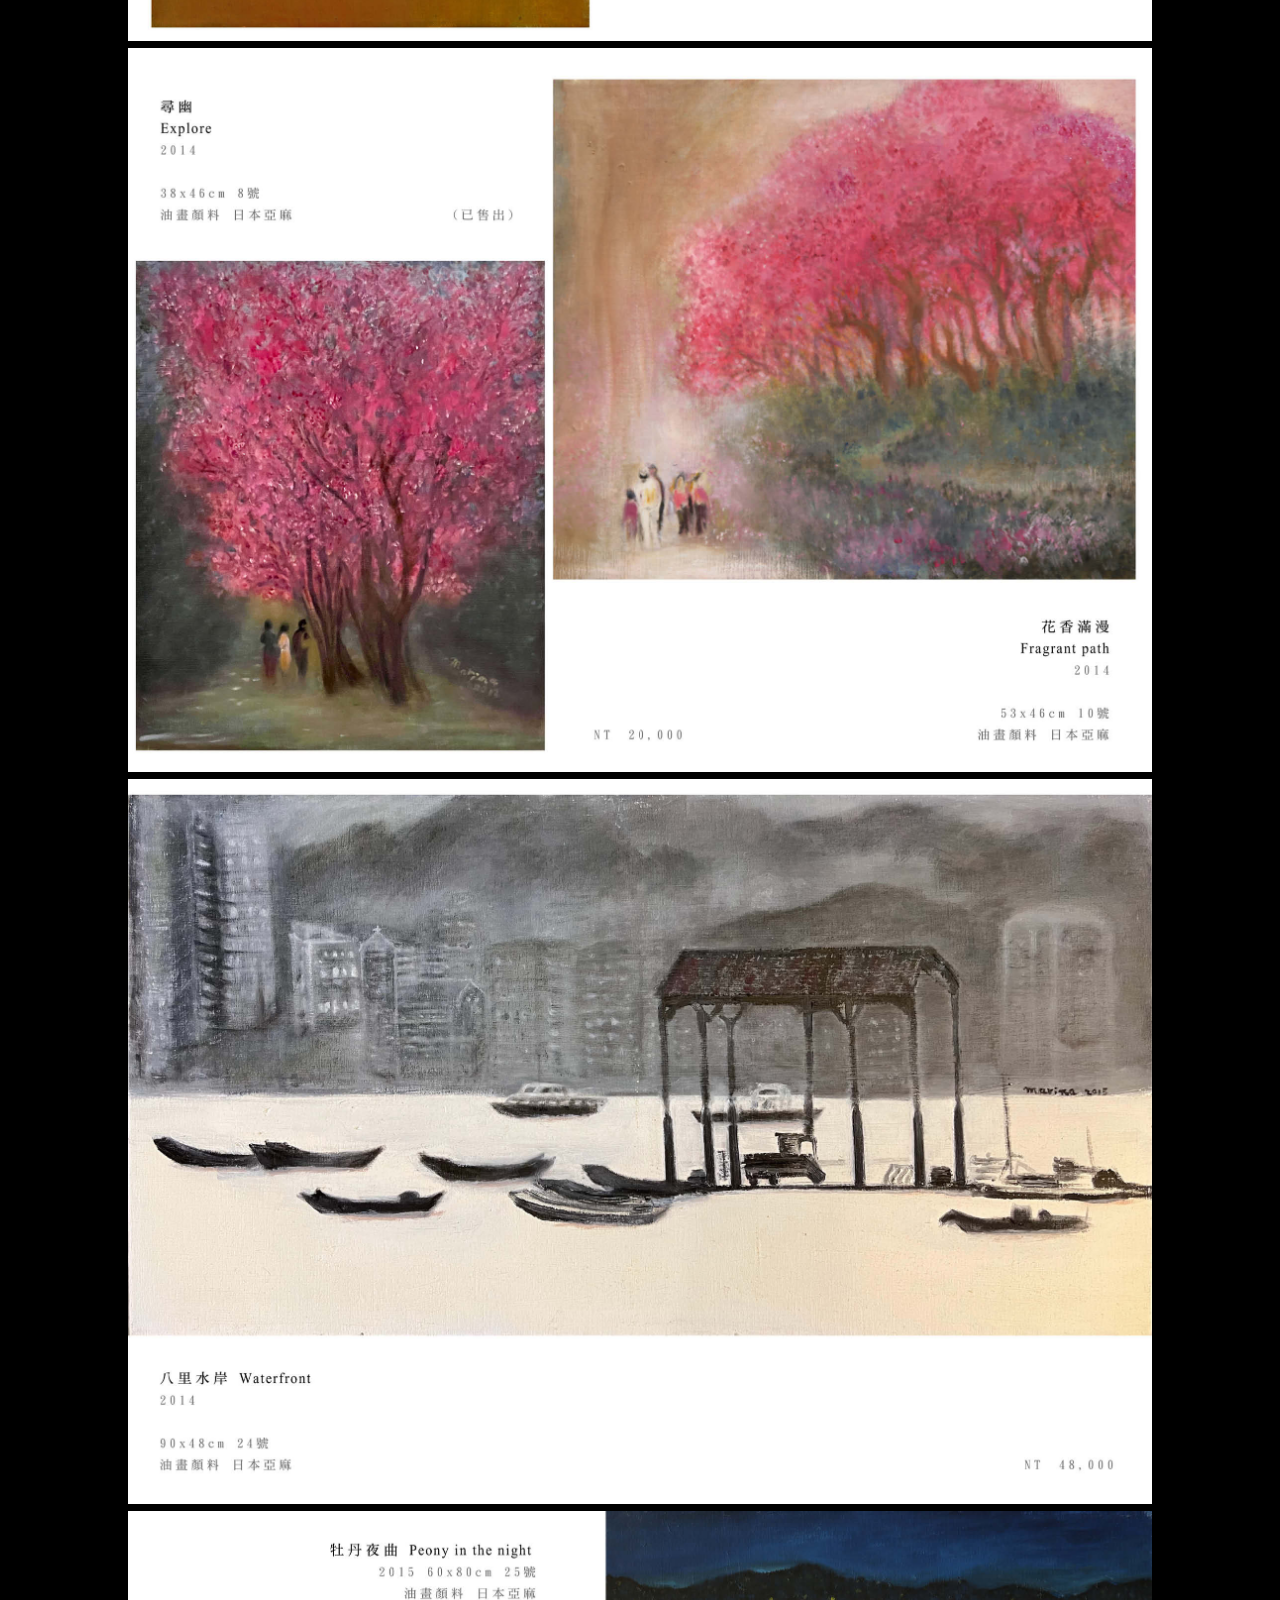
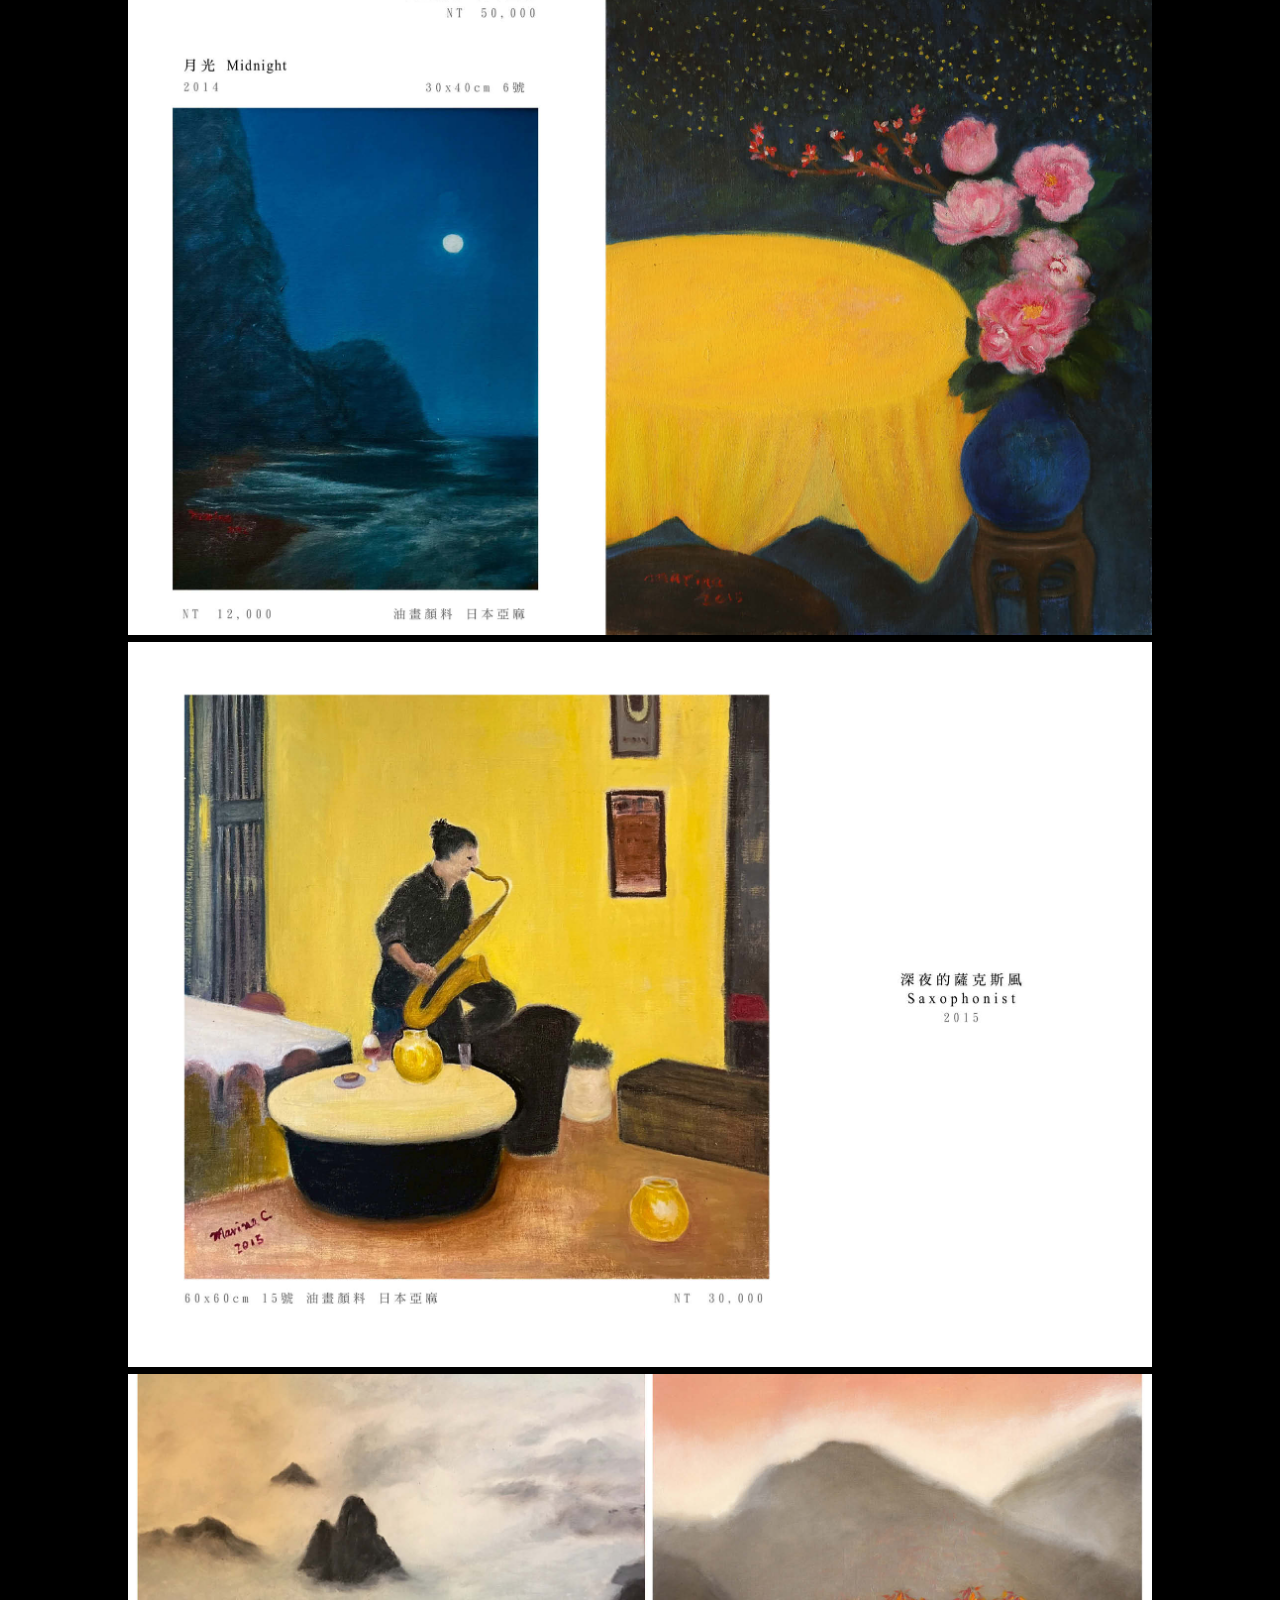
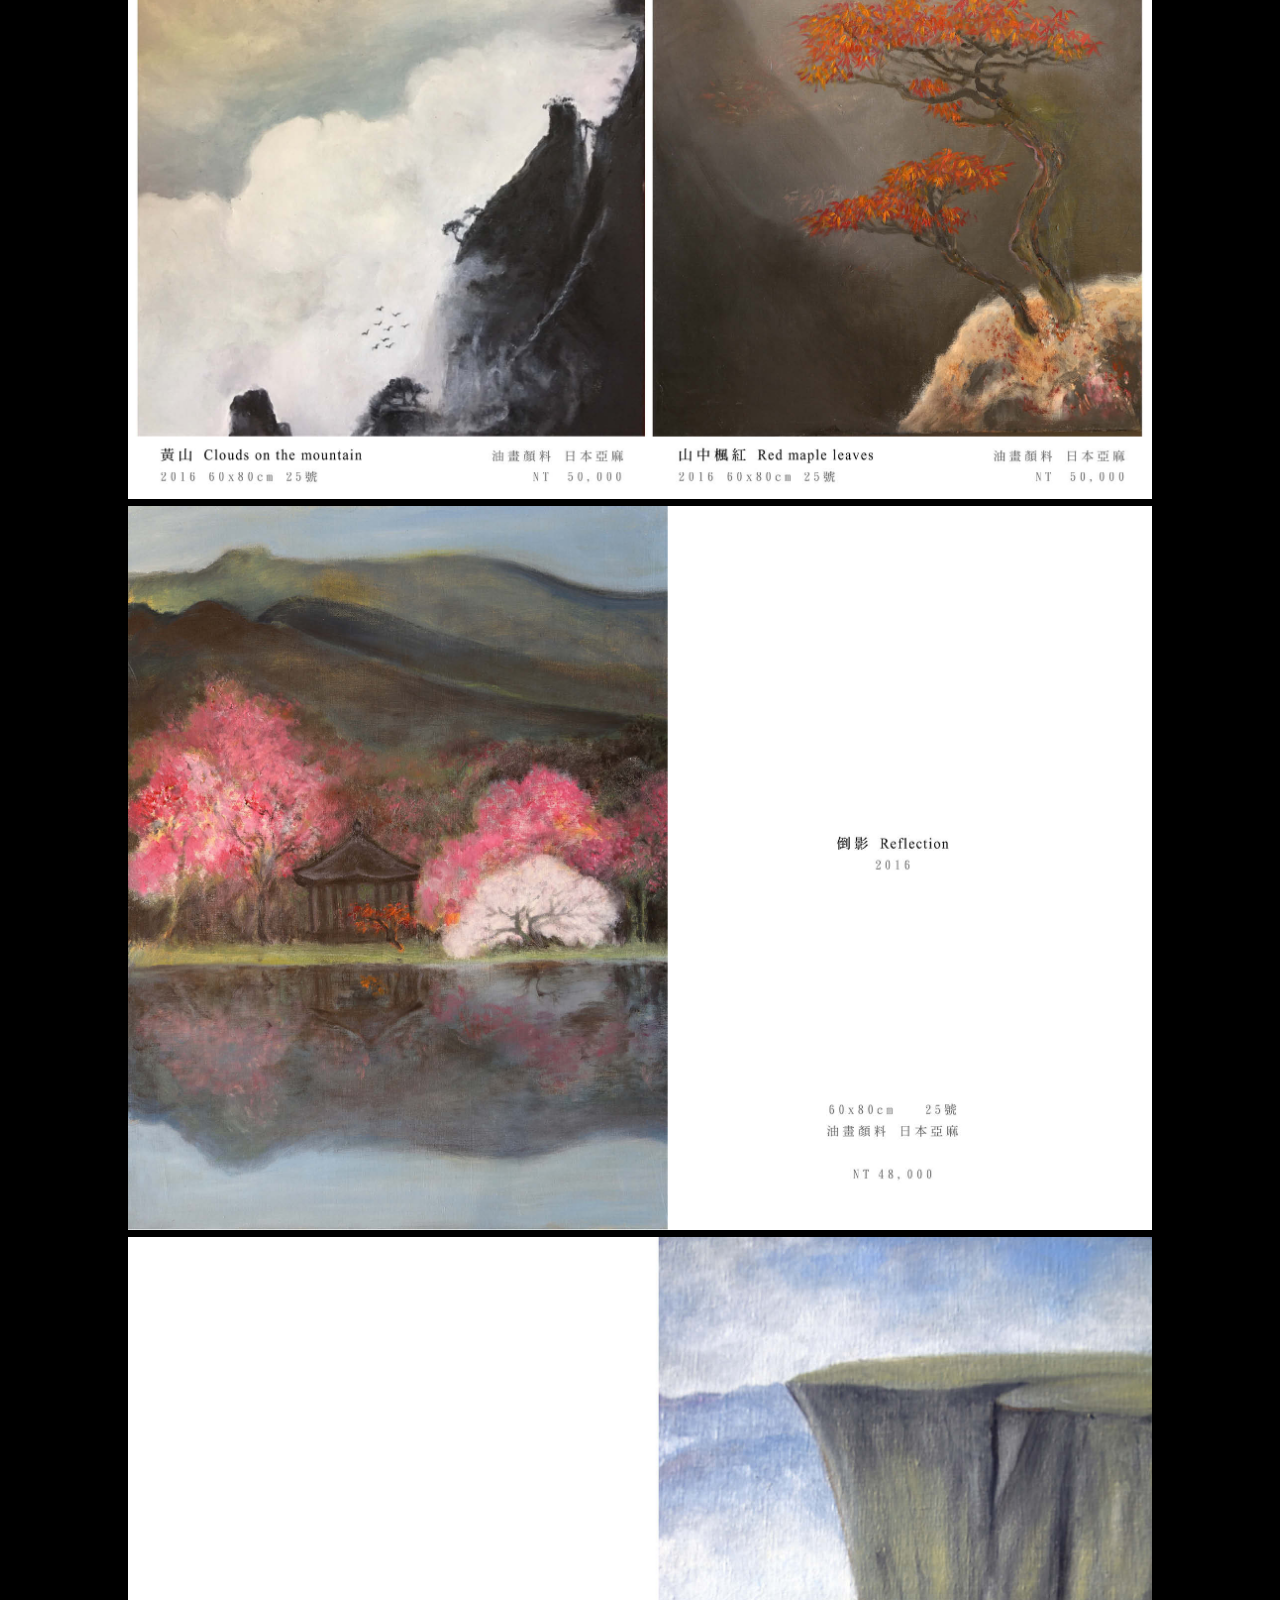
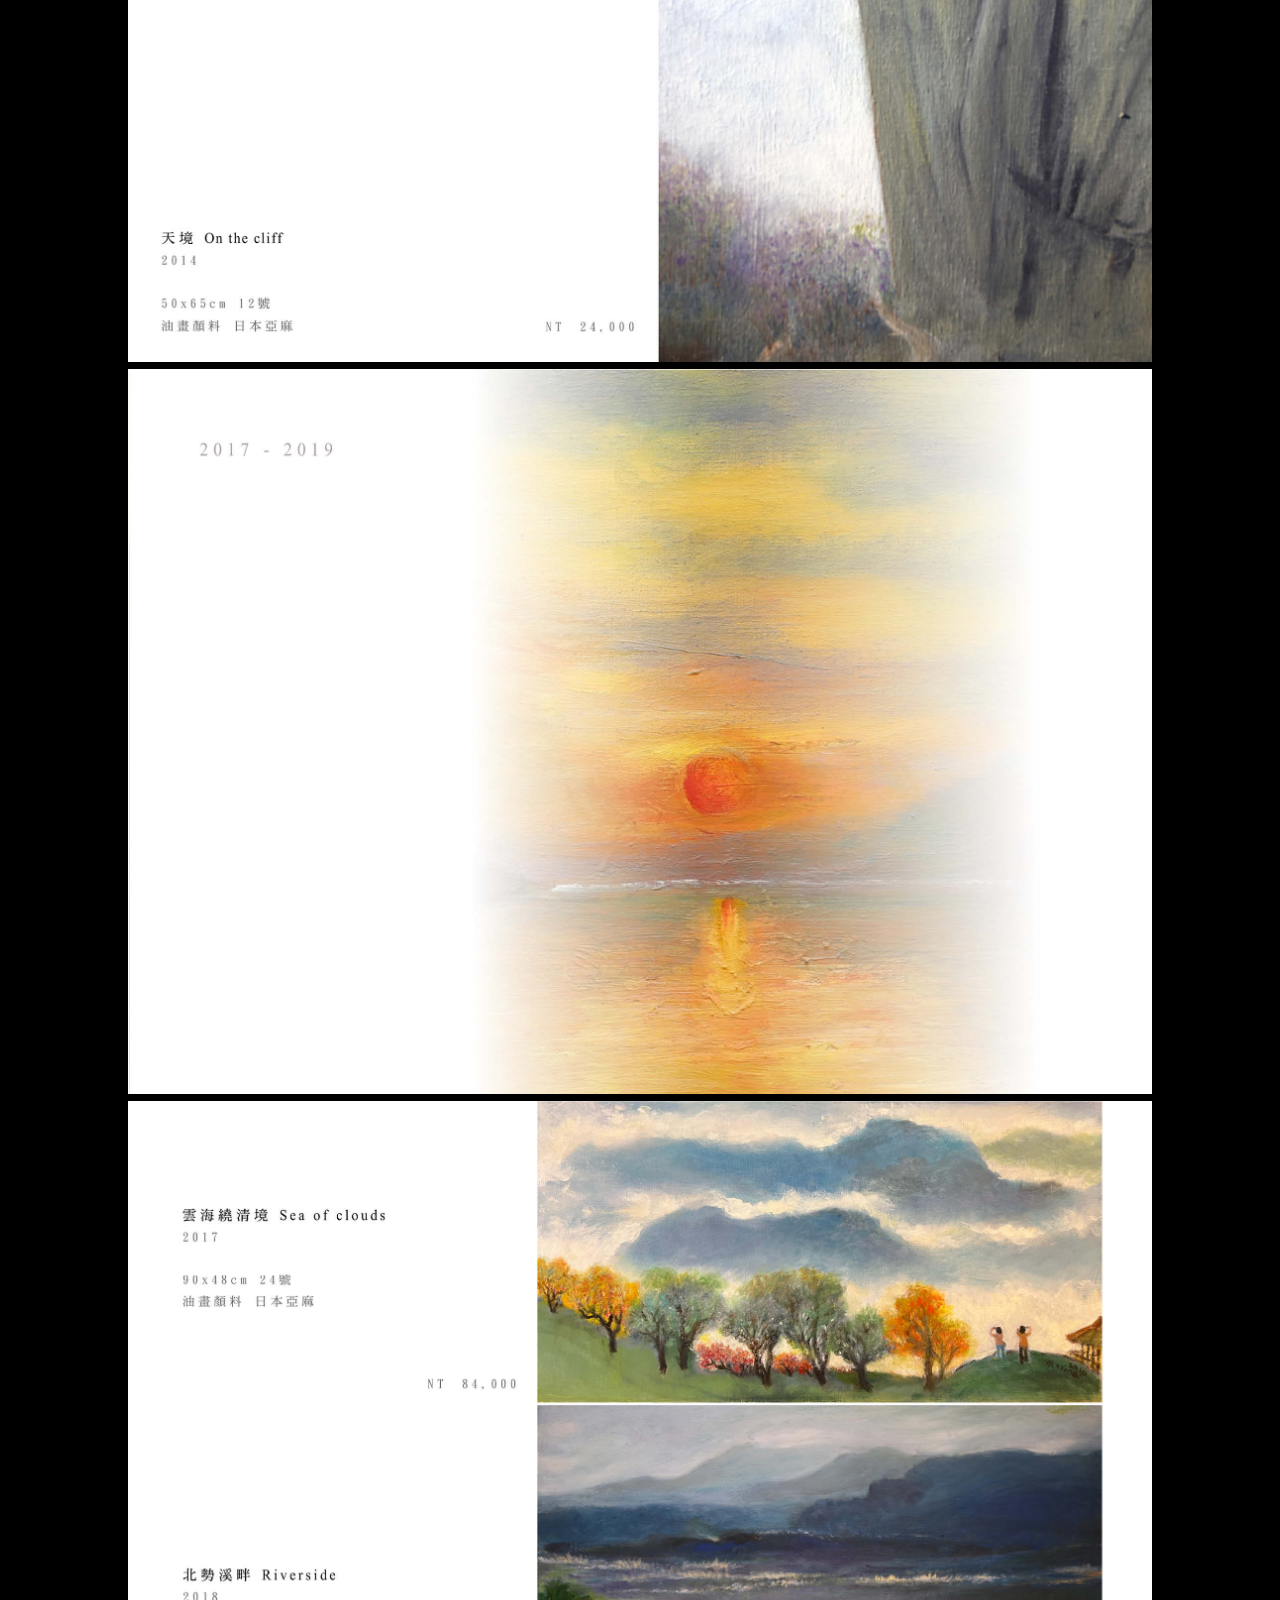
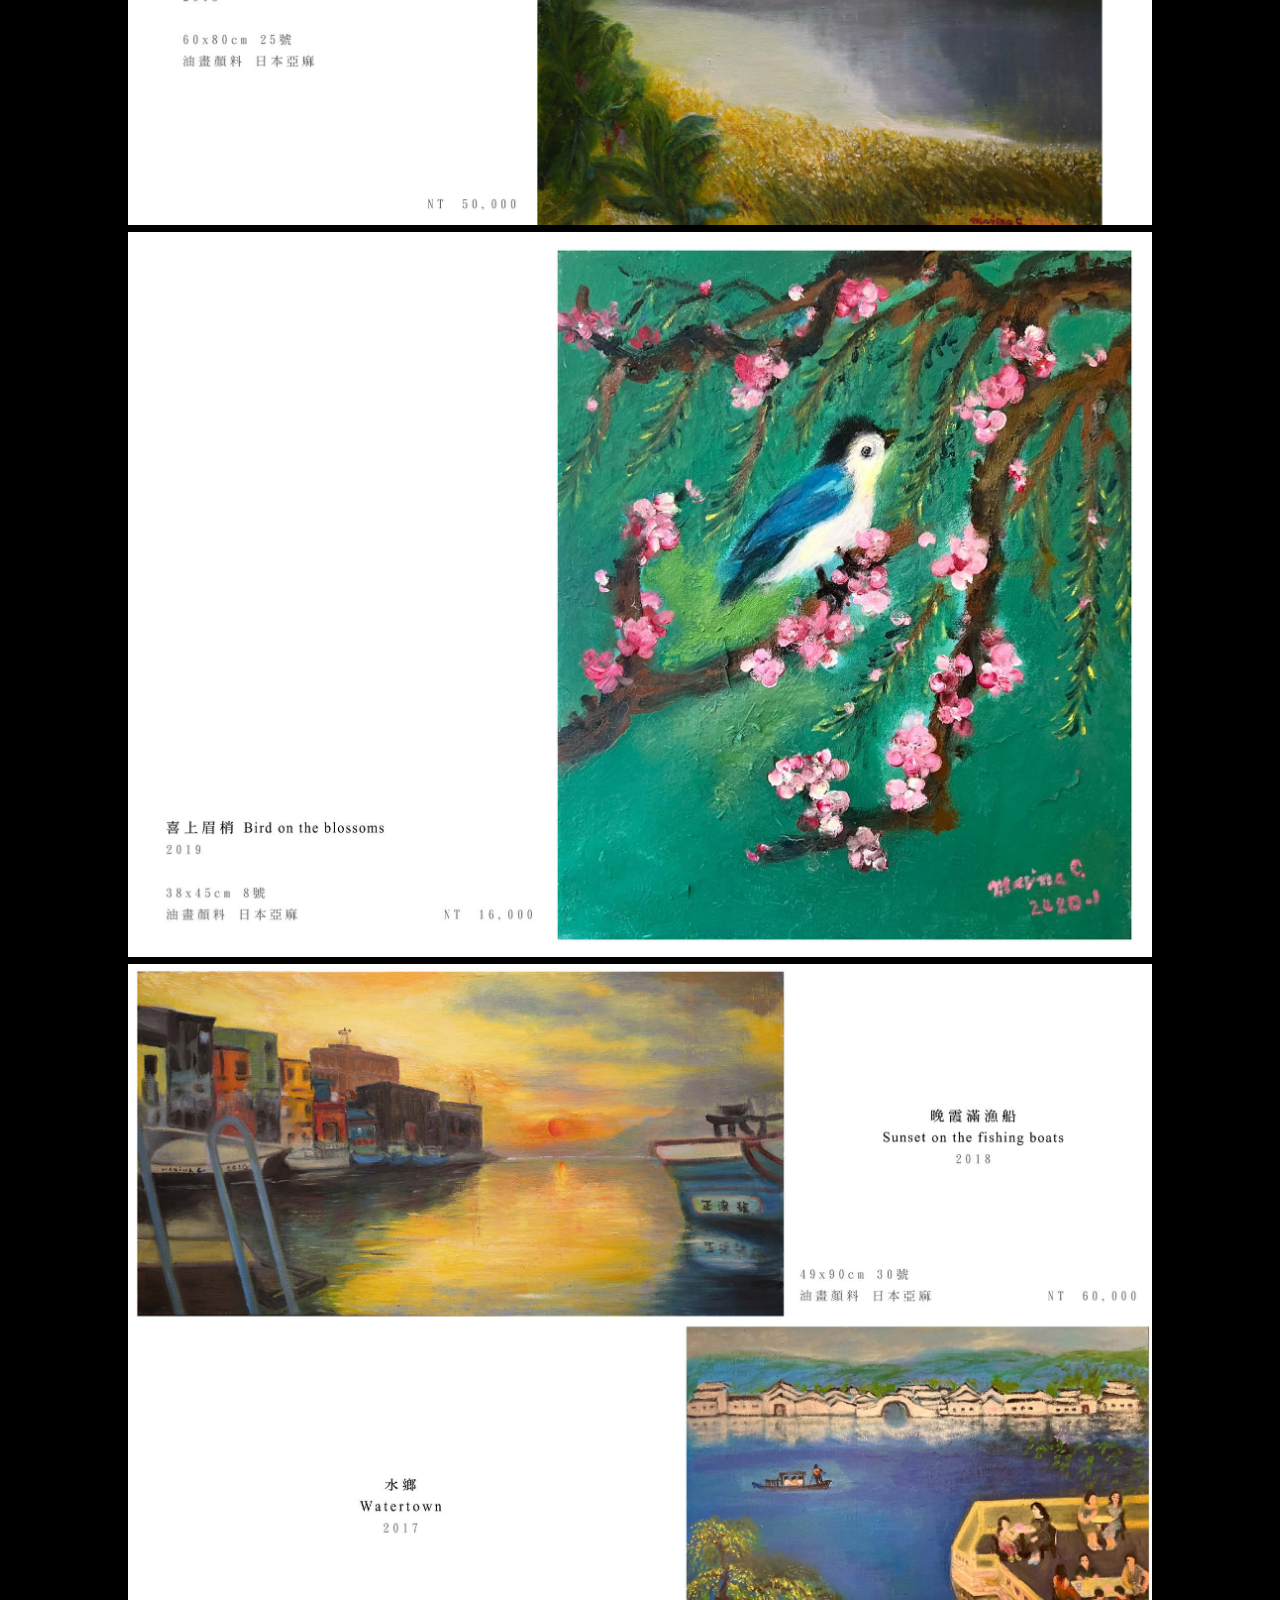
<file: chou/drive_catalog/index.html>
<!DOCTYPE html>
<html lang="en">

<head>
  <meta charset="UTF-8" />
  <meta name="viewport" content="width=device-width, initial-scale=1.0" />
  <link rel="stylesheet" href="../style_drive.css" />
  <script src="https://cdnjs.cloudflare.com/ajax/libs/jquery/3.3.1/jquery.min.js"></script>
  <title>周淑雲作品集</title>
</head>

<body>
  <div id = "loading">...loading...</div>
  <div class = "content">
    <div class = "img" ><img id= "front_cover" src="../images/front.jpg" alt=""  loading="lazy" /></div>
    <div class = "img" ><img src="../images/作品集3.jpg" alt=""  loading="lazy" /><img src="../images/作品集4.jpg" alt=""  loading="lazy" /></div>
  </div>

  <script src="./inital.js?v=3"></script>  
</body>

</html>
</file>
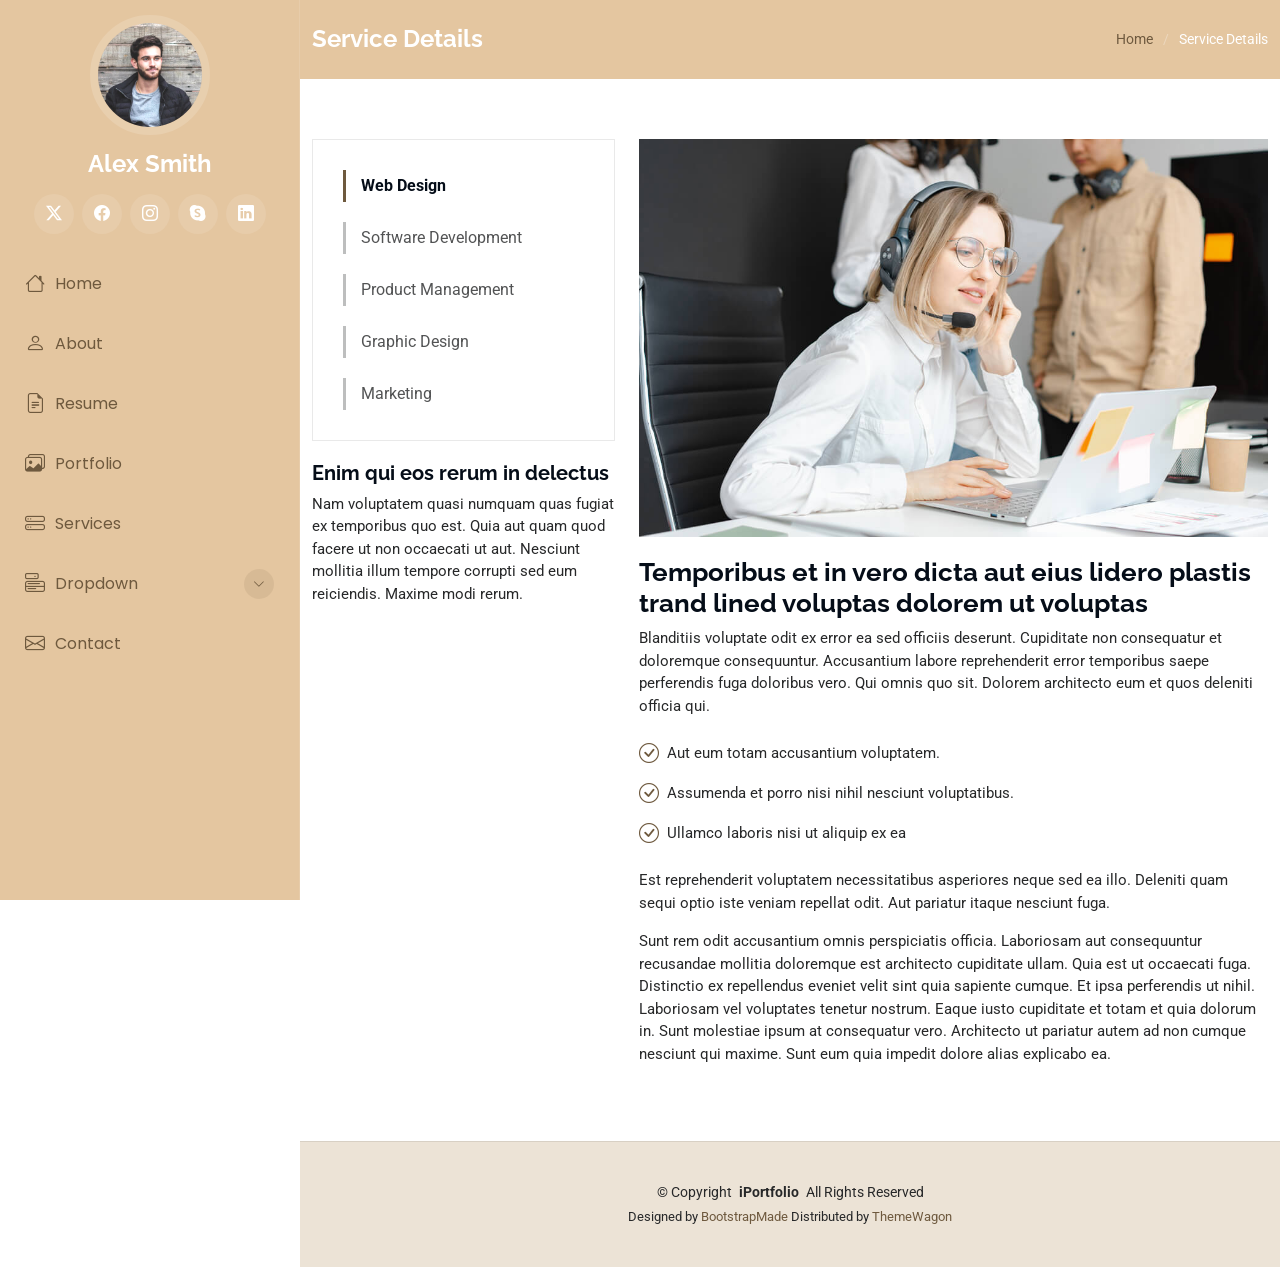
<file: portfolio/service-details.html>
<!DOCTYPE html>
<html lang="en">

<head>
  <meta charset="utf-8">
  <meta content="width=device-width, initial-scale=1.0" name="viewport">
  <title>Service Details - iPortfolio Bootstrap Template</title>
  <meta content="" name="description">
  <meta content="" name="keywords">

  <!-- Favicons -->
  <link href="assets/img/favicon.png" rel="icon">
  <link href="assets/img/apple-touch-icon.png" rel="apple-touch-icon">

  <!-- Fonts -->
  <link href="https://fonts.googleapis.com" rel="preconnect">
  <link href="https://fonts.gstatic.com" rel="preconnect" crossorigin>
  <link href="https://fonts.googleapis.com/css2?family=Roboto:ital,wght@0,100;0,300;0,400;0,500;0,700;0,900;1,100;1,300;1,400;1,500;1,700;1,900&family=Poppins:ital,wght@0,100;0,200;0,300;0,400;0,500;0,600;0,700;0,800;0,900;1,100;1,200;1,300;1,400;1,500;1,600;1,700;1,800;1,900&family=Raleway:ital,wght@0,100;0,200;0,300;0,400;0,500;0,600;0,700;0,800;0,900;1,100;1,200;1,300;1,400;1,500;1,600;1,700;1,800;1,900&display=swap" rel="stylesheet">

  <!-- Vendor CSS Files -->
  <link href="assets/vendor/bootstrap/css/bootstrap.min.css" rel="stylesheet">
  <link href="assets/vendor/bootstrap-icons/bootstrap-icons.css" rel="stylesheet">
  <link href="assets/vendor/aos/aos.css" rel="stylesheet">
  <link href="assets/vendor/glightbox/css/glightbox.min.css" rel="stylesheet">
  <link href="assets/vendor/swiper/swiper-bundle.min.css" rel="stylesheet">

  <!-- Main CSS File -->
  <link href="assets/css/main.css" rel="stylesheet">

  <!-- =======================================================
  * Template Name: iPortfolio
  * Template URL: https://bootstrapmade.com/iportfolio-bootstrap-portfolio-websites-template/
  * Updated: Jun 29 2024 with Bootstrap v5.3.3
  * Author: BootstrapMade.com
  * License: https://bootstrapmade.com/license/
  ======================================================== -->
</head>

<body class="service-details-page">

  <header id="header" class="header dark-background d-flex flex-column">
    <i class="header-toggle d-xl-none bi bi-list"></i>

    <div class="profile-img">
      <img src="assets/img/my-profile-img.jpg" alt="" class="img-fluid rounded-circle">
    </div>

    <a href="index.html" class="logo d-flex align-items-center justify-content-center">
      <!-- Uncomment the line below if you also wish to use an image logo -->
      <!-- <img src="assets/img/logo.png" alt=""> -->
      <h1 class="sitename">Alex Smith</h1>
    </a>

    <div class="social-links text-center">
      <a href="#" class="twitter"><i class="bi bi-twitter-x"></i></a>
      <a href="#" class="facebook"><i class="bi bi-facebook"></i></a>
      <a href="#" class="instagram"><i class="bi bi-instagram"></i></a>
      <a href="#" class="google-plus"><i class="bi bi-skype"></i></a>
      <a href="#" class="linkedin"><i class="bi bi-linkedin"></i></a>
    </div>

    <nav id="navmenu" class="navmenu">
      <ul>
        <li><a href="#hero"><i class="bi bi-house navicon"></i>Home</a></li>
        <li><a href="#about"><i class="bi bi-person navicon"></i> About</a></li>
        <li><a href="#resume"><i class="bi bi-file-earmark-text navicon"></i> Resume</a></li>
        <li><a href="#portfolio"><i class="bi bi-images navicon"></i> Portfolio</a></li>
        <li><a href="#services"><i class="bi bi-hdd-stack navicon"></i> Services</a></li>
        <li class="dropdown"><a href="#"><i class="bi bi-menu-button navicon"></i> <span>Dropdown</span> <i class="bi bi-chevron-down toggle-dropdown"></i></a>
          <ul>
            <li><a href="#">Dropdown 1</a></li>
            <li class="dropdown"><a href="#"><span>Deep Dropdown</span> <i class="bi bi-chevron-down toggle-dropdown"></i></a>
              <ul>
                <li><a href="#">Deep Dropdown 1</a></li>
                <li><a href="#">Deep Dropdown 2</a></li>
                <li><a href="#">Deep Dropdown 3</a></li>
                <li><a href="#">Deep Dropdown 4</a></li>
                <li><a href="#">Deep Dropdown 5</a></li>
              </ul>
            </li>
            <li><a href="#">Dropdown 2</a></li>
            <li><a href="#">Dropdown 3</a></li>
            <li><a href="#">Dropdown 4</a></li>
          </ul>
        </li>
        <li><a href="#contact"><i class="bi bi-envelope navicon"></i> Contact</a></li>
      </ul>
    </nav>

  </header>

  <main class="main">

    <!-- Page Title -->
    <div class="page-title dark-background">
      <div class="container d-lg-flex justify-content-between align-items-center">
        <h1 class="mb-2 mb-lg-0">Service Details</h1>
        <nav class="breadcrumbs">
          <ol>
            <li><a href="index.html">Home</a></li>
            <li class="current">Service Details</li>
          </ol>
        </nav>
      </div>
    </div><!-- End Page Title -->

    <!-- Service Details Section -->
    <section id="service-details" class="service-details section">

      <div class="container">

        <div class="row gy-4">

          <div class="col-lg-4" data-aos="fade-up" data-aos-delay="100">
            <div class="services-list">
              <a href="#" class="active">Web Design</a>
              <a href="#">Software Development</a>
              <a href="#">Product Management</a>
              <a href="#">Graphic Design</a>
              <a href="#">Marketing</a>
            </div>

            <h4>Enim qui eos rerum in delectus</h4>
            <p>Nam voluptatem quasi numquam quas fugiat ex temporibus quo est. Quia aut quam quod facere ut non occaecati ut aut. Nesciunt mollitia illum tempore corrupti sed eum reiciendis. Maxime modi rerum.</p>
          </div>

          <div class="col-lg-8" data-aos="fade-up" data-aos-delay="200">
            <img src="assets/img/services.jpg" alt="" class="img-fluid services-img">
            <h3>Temporibus et in vero dicta aut eius lidero plastis trand lined voluptas dolorem ut voluptas</h3>
            <p>
              Blanditiis voluptate odit ex error ea sed officiis deserunt. Cupiditate non consequatur et doloremque consequuntur. Accusantium labore reprehenderit error temporibus saepe perferendis fuga doloribus vero. Qui omnis quo sit. Dolorem architecto eum et quos deleniti officia qui.
            </p>
            <ul>
              <li><i class="bi bi-check-circle"></i> <span>Aut eum totam accusantium voluptatem.</span></li>
              <li><i class="bi bi-check-circle"></i> <span>Assumenda et porro nisi nihil nesciunt voluptatibus.</span></li>
              <li><i class="bi bi-check-circle"></i> <span>Ullamco laboris nisi ut aliquip ex ea</span></li>
            </ul>
            <p>
              Est reprehenderit voluptatem necessitatibus asperiores neque sed ea illo. Deleniti quam sequi optio iste veniam repellat odit. Aut pariatur itaque nesciunt fuga.
            </p>
            <p>
              Sunt rem odit accusantium omnis perspiciatis officia. Laboriosam aut consequuntur recusandae mollitia doloremque est architecto cupiditate ullam. Quia est ut occaecati fuga. Distinctio ex repellendus eveniet velit sint quia sapiente cumque. Et ipsa perferendis ut nihil. Laboriosam vel voluptates tenetur nostrum. Eaque iusto cupiditate et totam et quia dolorum in. Sunt molestiae ipsum at consequatur vero. Architecto ut pariatur autem ad non cumque nesciunt qui maxime. Sunt eum quia impedit dolore alias explicabo ea.
            </p>
          </div>

        </div>

      </div>

    </section><!-- /Service Details Section -->

  </main>

  <footer id="footer" class="footer position-relative light-background">

    <div class="container">
      <div class="copyright text-center ">
        <p>© <span>Copyright</span> <strong class="px-1 sitename">iPortfolio</strong> <span>All Rights Reserved</span></p>
      </div>
      <div class="credits">
        <!-- All the links in the footer should remain intact. -->
        <!-- You can delete the links only if you've purchased the pro version. -->
        <!-- Licensing information: https://bootstrapmade.com/license/ -->
        <!-- Purchase the pro version with working PHP/AJAX contact form: [buy-url] -->
        Designed by <a href="https://bootstrapmade.com/">BootstrapMade</a> Distributed by <a href="https://themewagon.com">ThemeWagon</a>
      </div>
    </div>

  </footer>

  <!-- Scroll Top -->
  <a href="#" id="scroll-top" class="scroll-top d-flex align-items-center justify-content-center"><i class="bi bi-arrow-up-short"></i></a>

  <!-- Preloader -->
  <div id="preloader"></div>

  <!-- Vendor JS Files -->
  <script src="assets/vendor/bootstrap/js/bootstrap.bundle.min.js"></script>
  <script src="assets/vendor/php-email-form/validate.js"></script>
  <script src="assets/vendor/aos/aos.js"></script>
  <script src="assets/vendor/typed.js/typed.umd.js"></script>
  <script src="assets/vendor/purecounter/purecounter_vanilla.js"></script>
  <script src="assets/vendor/waypoints/noframework.waypoints.js"></script>
  <script src="assets/vendor/glightbox/js/glightbox.min.js"></script>
  <script src="assets/vendor/imagesloaded/imagesloaded.pkgd.min.js"></script>
  <script src="assets/vendor/isotope-layout/isotope.pkgd.min.js"></script>
  <script src="assets/vendor/swiper/swiper-bundle.min.js"></script>

  <!-- Main JS File -->
  <script src="assets/js/main.js"></script>

</body>

</html>
</file>
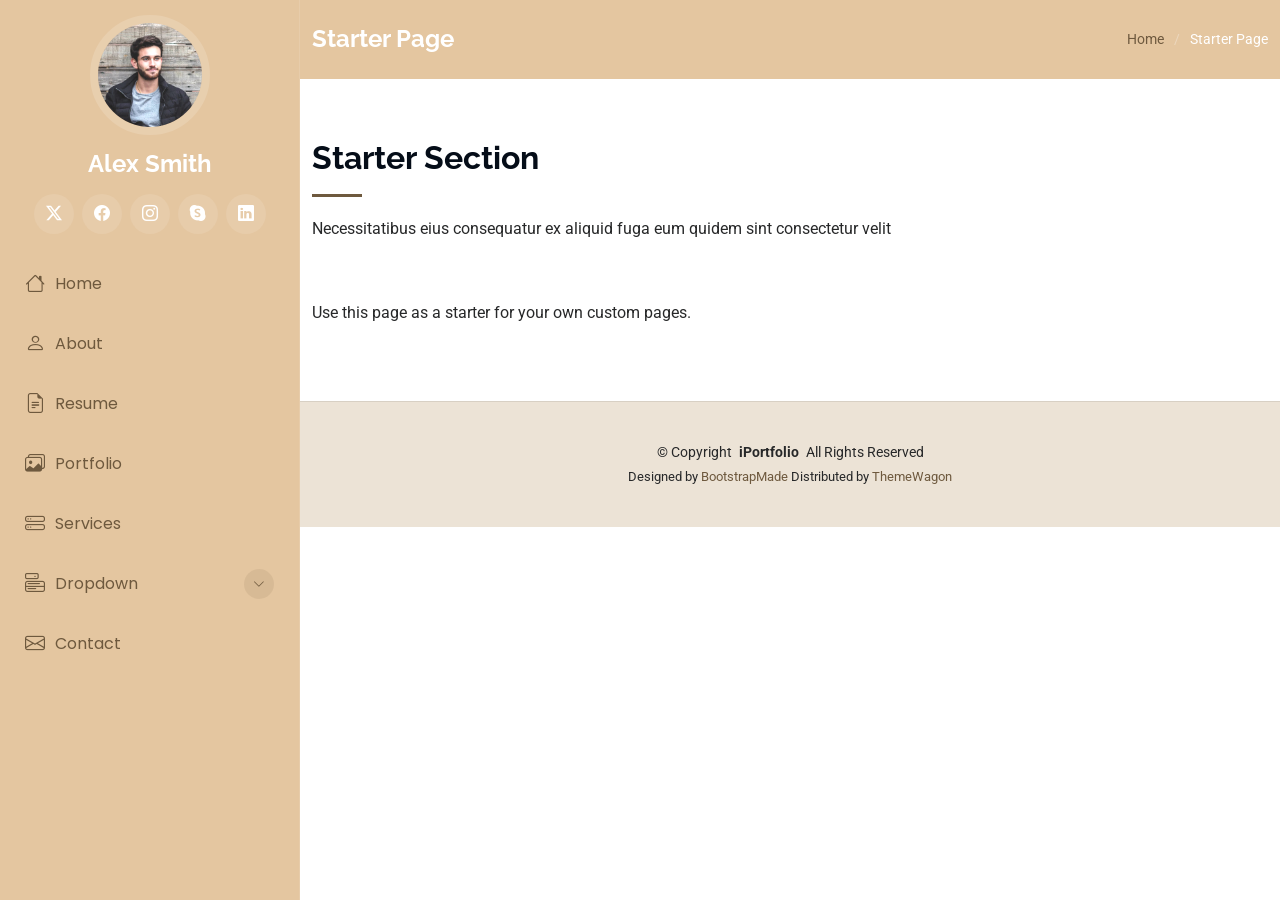
<file: portfolio/starter-page.html>
<!DOCTYPE html>
<html lang="en">

<head>
  <meta charset="utf-8">
  <meta content="width=device-width, initial-scale=1.0" name="viewport">
  <title>Starter Page - iPortfolio Bootstrap Template</title>
  <meta content="" name="description">
  <meta content="" name="keywords">

  <!-- Favicons -->
  <link href="assets/img/favicon.png" rel="icon">
  <link href="assets/img/apple-touch-icon.png" rel="apple-touch-icon">

  <!-- Fonts -->
  <link href="https://fonts.googleapis.com" rel="preconnect">
  <link href="https://fonts.gstatic.com" rel="preconnect" crossorigin>
  <link href="https://fonts.googleapis.com/css2?family=Roboto:ital,wght@0,100;0,300;0,400;0,500;0,700;0,900;1,100;1,300;1,400;1,500;1,700;1,900&family=Poppins:ital,wght@0,100;0,200;0,300;0,400;0,500;0,600;0,700;0,800;0,900;1,100;1,200;1,300;1,400;1,500;1,600;1,700;1,800;1,900&family=Raleway:ital,wght@0,100;0,200;0,300;0,400;0,500;0,600;0,700;0,800;0,900;1,100;1,200;1,300;1,400;1,500;1,600;1,700;1,800;1,900&display=swap" rel="stylesheet">

  <!-- Vendor CSS Files -->
  <link href="assets/vendor/bootstrap/css/bootstrap.min.css" rel="stylesheet">
  <link href="assets/vendor/bootstrap-icons/bootstrap-icons.css" rel="stylesheet">
  <link href="assets/vendor/aos/aos.css" rel="stylesheet">
  <link href="assets/vendor/glightbox/css/glightbox.min.css" rel="stylesheet">
  <link href="assets/vendor/swiper/swiper-bundle.min.css" rel="stylesheet">

  <!-- Main CSS File -->
  <link href="assets/css/main.css" rel="stylesheet">

  <!-- =======================================================
  * Template Name: iPortfolio
  * Template URL: https://bootstrapmade.com/iportfolio-bootstrap-portfolio-websites-template/
  * Updated: Jun 29 2024 with Bootstrap v5.3.3
  * Author: BootstrapMade.com
  * License: https://bootstrapmade.com/license/
  ======================================================== -->
</head>

<body class="starter-page-page">

  <header id="header" class="header dark-background d-flex flex-column">
    <i class="header-toggle d-xl-none bi bi-list"></i>

    <div class="profile-img">
      <img src="assets/img/my-profile-img.jpg" alt="" class="img-fluid rounded-circle">
    </div>

    <a href="index.html" class="logo d-flex align-items-center justify-content-center">
      <!-- Uncomment the line below if you also wish to use an image logo -->
      <!-- <img src="assets/img/logo.png" alt=""> -->
      <h1 class="sitename">Alex Smith</h1>
    </a>

    <div class="social-links text-center">
      <a href="#" class="twitter"><i class="bi bi-twitter-x"></i></a>
      <a href="#" class="facebook"><i class="bi bi-facebook"></i></a>
      <a href="#" class="instagram"><i class="bi bi-instagram"></i></a>
      <a href="#" class="google-plus"><i class="bi bi-skype"></i></a>
      <a href="#" class="linkedin"><i class="bi bi-linkedin"></i></a>
    </div>

    <nav id="navmenu" class="navmenu">
      <ul>
        <li><a href="#hero"><i class="bi bi-house navicon"></i>Home</a></li>
        <li><a href="#about"><i class="bi bi-person navicon"></i> About</a></li>
        <li><a href="#resume"><i class="bi bi-file-earmark-text navicon"></i> Resume</a></li>
        <li><a href="#portfolio"><i class="bi bi-images navicon"></i> Portfolio</a></li>
        <li><a href="#services"><i class="bi bi-hdd-stack navicon"></i> Services</a></li>
        <li class="dropdown"><a href="#"><i class="bi bi-menu-button navicon"></i> <span>Dropdown</span> <i class="bi bi-chevron-down toggle-dropdown"></i></a>
          <ul>
            <li><a href="#">Dropdown 1</a></li>
            <li class="dropdown"><a href="#"><span>Deep Dropdown</span> <i class="bi bi-chevron-down toggle-dropdown"></i></a>
              <ul>
                <li><a href="#">Deep Dropdown 1</a></li>
                <li><a href="#">Deep Dropdown 2</a></li>
                <li><a href="#">Deep Dropdown 3</a></li>
                <li><a href="#">Deep Dropdown 4</a></li>
                <li><a href="#">Deep Dropdown 5</a></li>
              </ul>
            </li>
            <li><a href="#">Dropdown 2</a></li>
            <li><a href="#">Dropdown 3</a></li>
            <li><a href="#">Dropdown 4</a></li>
          </ul>
        </li>
        <li><a href="#contact"><i class="bi bi-envelope navicon"></i> Contact</a></li>
      </ul>
    </nav>

  </header>

  <main class="main">

    <!-- Page Title -->
    <div class="page-title dark-background">
      <div class="container d-lg-flex justify-content-between align-items-center">
        <h1 class="mb-2 mb-lg-0">Starter Page</h1>
        <nav class="breadcrumbs">
          <ol>
            <li><a href="index.html">Home</a></li>
            <li class="current">Starter Page</li>
          </ol>
        </nav>
      </div>
    </div><!-- End Page Title -->

    <!-- Starter Section Section -->
    <section id="starter-section" class="starter-section section">

      <!-- Section Title -->
      <div class="container section-title" data-aos="fade-up">
        <h2>Starter Section</h2>
        <p>Necessitatibus eius consequatur ex aliquid fuga eum quidem sint consectetur velit</p>
      </div><!-- End Section Title -->

      <div class="container" data-aos="fade-up">
        <p>Use this page as a starter for your own custom pages.</p>
      </div>

    </section><!-- /Starter Section Section -->

  </main>

  <footer id="footer" class="footer position-relative light-background">

    <div class="container">
      <div class="copyright text-center ">
        <p>© <span>Copyright</span> <strong class="px-1 sitename">iPortfolio</strong> <span>All Rights Reserved</span></p>
      </div>
      <div class="credits">
        <!-- All the links in the footer should remain intact. -->
        <!-- You can delete the links only if you've purchased the pro version. -->
        <!-- Licensing information: https://bootstrapmade.com/license/ -->
        <!-- Purchase the pro version with working PHP/AJAX contact form: [buy-url] -->
        Designed by <a href="https://bootstrapmade.com/">BootstrapMade</a> Distributed by <a href="https://themewagon.com">ThemeWagon</a>
      </div>
    </div>

  </footer>

  <!-- Scroll Top -->
  <a href="#" id="scroll-top" class="scroll-top d-flex align-items-center justify-content-center"><i class="bi bi-arrow-up-short"></i></a>

  <!-- Preloader -->
  <div id="preloader"></div>

  <!-- Vendor JS Files -->
  <script src="assets/vendor/bootstrap/js/bootstrap.bundle.min.js"></script>
  <script src="assets/vendor/php-email-form/validate.js"></script>
  <script src="assets/vendor/aos/aos.js"></script>
  <script src="assets/vendor/typed.js/typed.umd.js"></script>
  <script src="assets/vendor/purecounter/purecounter_vanilla.js"></script>
  <script src="assets/vendor/waypoints/noframework.waypoints.js"></script>
  <script src="assets/vendor/glightbox/js/glightbox.min.js"></script>
  <script src="assets/vendor/imagesloaded/imagesloaded.pkgd.min.js"></script>
  <script src="assets/vendor/isotope-layout/isotope.pkgd.min.js"></script>
  <script src="assets/vendor/swiper/swiper-bundle.min.js"></script>

  <!-- Main JS File -->
  <script src="assets/js/main.js"></script>

</body>

</html>
</file>
<file: chou/style.css>
@import url('https://fonts.googleapis.com/css2?family=Poppins:ital,wght@0,100;0,200;0,300;0,400;0,500;0,600;0,700;0,800;0,900;1,100;1,200;1,300;1,400;1,500;1,600;1,700;1,800;1,900&display=swap');

*{
    margin: 0;
    padding: 0;
    box-sizing: border-box;
	font-family: "Poppins", sans-serif;
}

body {
    display: grid;
    place-content: center;
    height: 100vh;
    width: 100vw;
	overflow: hidden;
    background-color: rgb(0, 0, 0);;
}

#loading{
    z-index: 9999;
    color: white;
    background-color: black;
    height: 100vh;
    width: 100vw;
    position: fixed;
    display: flex;
    align-items: center;
    justify-content: center;
}
.flipbook {
    width: 80vw;
    height: 55vw;
    /*width: 1240px;
    height: 877px;*/
}

.flipbook .hard {
    background: #EFE24E !important;
    color: #fff;
    font-weight: bold;
    border: none; 
}

.flipbook .hard small{
	font-style: italic;
	font-weight: lighter;
	opacity: 0.7;
	font-size: 14px;
}

.flipbook .page {
    background: rgb(255, 255, 255);
	display: flex;
	flex-direction: column;
	justify-content: center;
	align-items: center;
    gap: 10px;
}

.page img{
	width: 100%;
	object-fit: cover;
	margin: auto;
}

/*
.flipbook .page small{
	font-size: 14px;
    margin-bottom: 10px;
}
*/


.img, .img img{
    display: inline-block;
    width: 50vw;
    height: auto;
}

#front_cover, #back_cover{
    width: 100vw;
}
</file>
<file: chou/style_drive.css>
@import url('https://fonts.googleapis.com/css2?family=Poppins:ital,wght@0,100;0,200;0,300;0,400;0,500;0,600;0,700;0,800;0,900;1,100;1,200;1,300;1,400;1,500;1,600;1,700;1,800;1,900&display=swap');

*{
    margin: 0;
    padding: 0;
    box-sizing: border-box;
	font-family: "Poppins", sans-serif;
}

body {
    height: 100vh;
    width: 100vw;
    display: inline-block;
    overflow: scroll;
    overflow-x: hidden;
    background-color: rgb(0, 0, 0);;
}

#loading{
    z-index: 9999;
    color: white;
    background-color: black;
    height: 100vh;
    width: 100vw;
    position: fixed;
    display: flex;
    align-items: center;
    justify-content: center;
}

.img img{
    display: inline-block;
    width: 40vw;
    height: auto;
}

.img,#front_cover, #back_cover{
    width: 80vw;
    margin: auto;
}
</file>
<file: portfolio/assets/css/main.css>
/**
* Template Name: iPortfolio
* Template URL: https://bootstrapmade.com/iportfolio-bootstrap-portfolio-websites-template/
* Updated: Jun 29 2024 with Bootstrap v5.3.3
* Author: BootstrapMade.com
* License: https://bootstrapmade.com/license/
*/

/*--------------------------------------------------------------
# Font & Color Variables
# Help: https://bootstrapmade.com/color-system/
--------------------------------------------------------------*/
/* Fonts */
:root {
  --default-font: "Roboto",  system-ui, -apple-system, "Segoe UI", Roboto, "Helvetica Neue", Arial, "Noto Sans", "Liberation Sans", sans-serif, "Apple Color Emoji", "Segoe UI Emoji", "Segoe UI Symbol", "Noto Color Emoji";
  --heading-font: "Raleway",  sans-serif;
  --nav-font: "Poppins",  sans-serif;
}

/* Global Colors - The following color variables are used throughout the website. Updating them here will change the color scheme of the entire website */
:root { 
  --background-color: #ffffff; /* Background color for the entire website, including individual sections */
  --default-color: #272829; /* Default color used for the majority of the text content across the entire website */
  --heading-color: #050d18; /* Color for headings, subheadings and title throughout the website */
  --accent-color: rgb(110, 89, 62); /* Accent color that represents your brand on the website. It's used for buttons, links, and other elements that need to stand out */
  --surface-color: #ffffff; /* The surface color is used as a background of boxed elements within sections, such as cards, icon boxes, or other elements that require a visual separation from the global background. */
  --contrast-color: #ffffff; /* Contrast color for text, ensuring readability against backgrounds of accent, heading, or default colors. */
}

/* Nav Menu Colors - The following color variables are used specifically for the navigation menu. They are separate from the global colors to allow for more customization options */
:root {
  --nav-color: rgb(110, 89, 62);  /* The default color of the main navmenu links */
  --nav-hover-color: #ffffff; /* Applied to main navmenu links when they are hovered over or active */
  --nav-mobile-background-color: #040b14; /* Used as the background color for mobile navigation menu */
  --nav-dropdown-background-color: #040b14; /* Used as the background color for dropdown items that appear when hovering over primary navigation items */
  --nav-dropdown-color: rgb(255, 255, 255); /* Used for navigation links of the dropdown items in the navigation menu. */
  --nav-dropdown-hover-color: #ffffff; /* Similar to --nav-hover-color, this color is applied to dropdown navigation links when they are hovered over. */
}
/* Color Presets - These classes override global colors when applied to any section or element, providing reuse of the sam color scheme. */

.white-background {
  --background-color: white;

}
.light-background {
  --background-color: rgb(236, 227, 214);
  --surface-color: #ffffff;
}

.dark-background {
  --background-color: rgb(228, 198, 160);
  --default-color: #ffffff;
  --heading-color: #ffffff;
  --surface-color: rgb(228, 198, 160);
  --contrast-color: #ffffff;
}

/* Smooth scroll */
:root {
  scroll-behavior: smooth;
}

/*--------------------------------------------------------------
# General Styling & Shared Classes
--------------------------------------------------------------*/
body {
  color: var(--default-color);
  background-color: var(--background-color);
  font-family: var(--default-font);
}

a {
  color: var(--accent-color);
  text-decoration: none;
  transition: 0.3s;
}

a:hover {
  color: color-mix(in srgb, var(--accent-color), transparent 25%);
  text-decoration: none;
}

h1,
h2,
h3,
h4,
h5,
h6 {
  color: var(--heading-color);
  font-family: var(--heading-font);
}

.br{
  object-fit: contain; 
  width: 100%;
}

.icons{
  height: 27px;  
}
.persons{
  color: rgb(199, 164, 119);
  font-weight: bold;
}

/* PHP Email Form Messages
------------------------------*/
.php-email-form .error-message {
  display: none;
  background: #df1529;
  color: #ffffff;
  text-align: left;
  padding: 15px;
  margin-bottom: 24px;
  font-weight: 600;
}

.php-email-form .sent-message {
  display: none;
  color: #ffffff;
  background: #059652;
  text-align: center;
  padding: 15px;
  margin-bottom: 24px;
  font-weight: 600;
}

.php-email-form .loading {
  display: none;
  background: var(--surface-color);
  text-align: center;
  padding: 15px;
  margin-bottom: 24px;
}

.php-email-form .loading:before {
  content: "";
  display: inline-block;
  border-radius: 50%;
  width: 24px;
  height: 24px;
  margin: 0 10px -6px 0;
  border: 3px solid var(--accent-color);
  border-top-color: var(--surface-color);
  animation: php-email-form-loading 1s linear infinite;
}

@keyframes php-email-form-loading {
  0% {
    transform: rotate(0deg);
  }

  100% {
    transform: rotate(360deg);
  }
}

/*--------------------------------------------------------------
# Global Header
--------------------------------------------------------------*/
.header {
  color: var(--default-color);
  background-color: var(--background-color);
  position: fixed;
  top: 0;
  left: 0;
  bottom: 0;
  padding: 0 15px;
  width: 300px;
  transition: all ease-in-out 0.3s;
  overflow-y: auto;
  z-index: 997;
  border-right: 1px solid color-mix(in srgb, var(--default-color), transparent 90%);
}

.header .profile-img img {
  margin: 15px auto;
  display: block;
  width: 120px;
  height: 120px;
  object-fit: cover;
  object-position: 45%;
  border: 8px solid color-mix(in srgb, var(--default-color), transparent 85%);
}

.header .logo {
  line-height: 1;
  margin-bottom: 15px;
}

.header .logo img {
  max-height: 32px;
  margin-right: 8px;
}

.header .logo h1 {
  font-size: 24px;
  margin: 0;
  font-weight: 700;
  color: var(--heading-color);
}

.header .social-links {
  margin: 0 0 20px 0;
}

.header .social-links a {
  font-size: 16px;
  display: inline-flex;
  align-items: center;
  justify-content: center;
  background: color-mix(in srgb, var(--default-color), transparent 90%);
  color: var(--default-color);
  margin: 0 2px;
  border-radius: 50%;
  text-align: center;
  width: 40px;
  height: 40px;
  transition: 0.3s;
}

.header .social-links a:hover {
  color: var(--contrast-color);
  background: var(--accent-color);
}

@media (min-width: 1200px) {

  .header~main,
  .header~#footer {
    margin-left: 300px;
  }
}

@media (max-width: 1199px) {
  .header {
    left: -100%;
  }
}

.header.header-show {
  left: 0;
}

.header .header-toggle {
  color: var(--contrast-color);
  background-color: var(--accent-color);
  font-size: 22px;
  display: flex;
  align-items: center;
  justify-content: center;
  width: 40px;
  height: 40px;
  border-radius: 50%;
  cursor: pointer;
  position: fixed;
  top: 15px;
  right: 15px;
  z-index: 9999;
  transition: background-color 0.3s;
}

.header .header-toggle:hover {
  color: var(--contrast-color);
  background-color: color-mix(in srgb, var(--accent-color) 90%, white 15%);
}

/*--------------------------------------------------------------
# Navigation Menu
--------------------------------------------------------------*/
.mobile-nav-toggle {
  display: none;
}

.navmenu {
  padding: 0;
  z-index: 9997;
}

.navmenu ul {
  list-style: none;
  padding: 0 0 20px 0;
  margin: 0;
}

.navmenu a,
.navmenu a:focus {
  color: var(--nav-color);
  padding: 15px 10px;
  font-family: var(--nav-font);
  font-size: 16px;
  font-weight: 400;
  display: flex;
  align-items: center;
  white-space: nowrap;
  transition: 0.3s;
  width: 100%;
}

.navmenu a .navicon,
.navmenu a:focus .navicon {
  font-size: 20px;
  margin-right: 10px;
}

.navmenu a .toggle-dropdown,
.navmenu a:focus .toggle-dropdown {
  font-size: 12px;
  line-height: 0;
  margin-left: auto;
  width: 30px;
  height: 30px;
  display: flex;
  align-items: center;
  justify-content: center;
  border-radius: 50%;
  transition: 0.3s;
  flex-shrink: 0;
  background-color: color-mix(in srgb, var(--accent-color), transparent 90%);
}

.navmenu a .toggle-dropdown:hover,
.navmenu a:focus .toggle-dropdown:hover {
  background-color: var(--accent-color);
  color: var(--contrast-color);
}

.navmenu a:hover,
.navmenu .active,
.navmenu .active:focus {
  color: var(--nav-hover-color);
}

.navmenu a:hover .navicon,
.navmenu .active .navicon,
.navmenu .active:focus .navicon {
  color: white;
}

.navmenu .active .toggle-dropdown,
.navmenu .active:focus .toggle-dropdown {
  background-color: var(--accent-color);
  color: var(--contrast-color);
  transform: rotate(180deg);
}

.navmenu .dropdown {
  display: block;
}

.navmenu .dropdown a,
.navmenu .dropdown a:focus {
  color: --nav-dropdown-color;
}

.navmenu .dropdown a:hover,
.navmenu .dropdown .active,
.navmenu .dropdown .active:focus {
  color: var(--nav-dropdown-hover-color);
}

.navmenu .dropdown ul {
  position: static;
  display: none;
  z-index: 99;
  padding: 5px 10px;
  margin: 5px 10px;
  background-color: var(--nav-dropdown-background-color);
  border: 1px solid color-mix(in srgb, var(--default-color), transparent 90%);
  box-shadow: none;
  transition: all 0.5s ease-in-out;
}

.navmenu .dropdown ul ul {
  background-color: rgba(33, 37, 41, 0.1);
}

.navmenu .dropdown>.dropdown-active {
  display: block;
  background-color: rgba(33, 37, 41, 0.03);
}

/*--------------------------------------------------------------
# Global Footer
--------------------------------------------------------------*/
.footer {
  color: var(--default-color);
  background-color: var(--background-color);
  font-size: 14px;
  padding: 40px 0;
  position: relative;
  border-top: 1px solid color-mix(in srgb, var(--default-color), transparent 90%);
}

.footer .copyright p {
  margin-bottom: 0;
}

.footer .credits {
  margin-top: 4px;
  font-size: 13px;
  text-align: center;
}

/*--------------------------------------------------------------
# Preloader
--------------------------------------------------------------*/
#preloader {
  position: fixed;
  inset: 0;
  z-index: 999999;
  overflow: hidden;
  background: var(--background-color);
  transition: all 0.6s ease-out;
}

#preloader:before {
  content: "";
  position: fixed;
  top: calc(50% - 30px);
  left: calc(50% - 30px);
  border: 6px solid #ffffff;
  border-color: var(--accent-color) transparent var(--accent-color) transparent;
  border-radius: 50%;
  width: 60px;
  height: 60px;
  animation: animate-preloader 1.5s linear infinite;
}

@keyframes animate-preloader {
  0% {
    transform: rotate(0deg);
  }

  100% {
    transform: rotate(360deg);
  }
}

/*--------------------------------------------------------------
# Scroll Top Button
--------------------------------------------------------------*/
.scroll-top {
  position: fixed;
  visibility: hidden;
  opacity: 0;
  right: 15px;
  bottom: -15px;
  z-index: 99999;
  background-color: var(--accent-color);
  width: 44px;
  height: 44px;
  border-radius: 50px;
  transition: all 0.4s;
}

.scroll-top i {
  font-size: 24px;
  color: var(--contrast-color);
  line-height: 0;
}

.scroll-top:hover {
  background-color: color-mix(in srgb, var(--accent-color), transparent 20%);
  color: var(--contrast-color);
}

.scroll-top.active {
  visibility: visible;
  opacity: 1;
  bottom: 15px;
}

/*--------------------------------------------------------------
# Disable aos animation delay on mobile devices
--------------------------------------------------------------*/
@media screen and (max-width: 768px) {
  [data-aos-delay] {
    transition-delay: 0 !important;
  }
}

/*--------------------------------------------------------------
# Global Page Titles & Breadcrumbs
--------------------------------------------------------------*/
.page-title {
  color: var(--default-color);
  background-color: var(--background-color);
  padding: 25px 0;
  position: relative;
}

.page-title h1 {
  font-size: 24px;
  font-weight: 700;
}

.page-title .breadcrumbs ol {
  display: flex;
  flex-wrap: wrap;
  list-style: none;
  padding: 0;
  margin: 0;
  font-size: 14px;
  font-weight: 400;
}

.page-title .breadcrumbs ol li+li {
  padding-left: 10px;
}

.page-title .breadcrumbs ol li+li::before {
  content: "/";
  display: inline-block;
  padding-right: 10px;
  color: color-mix(in srgb, var(--default-color), transparent 70%);
}

/*--------------------------------------------------------------
# Global Sections
--------------------------------------------------------------*/
section,
.section {
  color: var(--default-color);
  background-color: var(--background-color);
  padding: 60px 0;
  overflow: clip;
}

/*--------------------------------------------------------------
# Global Section Titles
--------------------------------------------------------------*/
.section-title {
  padding-bottom: 60px;
  position: relative;
}

.section-title h2 {
  font-size: 32px;
  font-weight: 700;
  margin-bottom: 20px;
  padding-bottom: 20px;
  position: relative;
}

.section-title h2:after {
  content: "";
  position: absolute;
  display: block;
  width: 50px;
  height: 3px;
  background: var(--accent-color);
  left: 0;
  bottom: 0;
}

.section-title p {
  margin-bottom: 0;
}

/*--------------------------------------------------------------
# Hero Section
--------------------------------------------------------------*/
.hero {
  width: 100%;
  min-height: 100vh;
  position: relative;
  padding: 80px 0;
  display: flex;
  align-items: center;
  justify-content: center;
}

.hero img {
  position: absolute;
  inset: 0;
  display: block;
  width: 100%;
  height: 100%;
  object-fit: cover;
  object-position: right;
  z-index: 1;
}

.hero:before {
  content: "";
  background: color-mix(in srgb, var(--background-color), transparent 70%);
  position: absolute;
  inset: 0;
  z-index: 2;
}

.hero .container {
  position: relative;
  z-index: 3;
}

.hero h2 {
  margin: 0;
  font-size: 64px;
  font-weight: 700;
}

.hero p {
  margin: 5px 0 0 0;
  font-size: 26px;
}

.hero p span {
  letter-spacing: 1px;
  border-bottom: 2px solid var(--accent-color);
}

.hero .social-links {
  margin-top: 25px;
}

.hero .social-links a {
  font-size: 24px;
  display: inline-block;
  color: color-mix(in srgb, var(--default-color), transparent 50%);
  line-height: 1;
  margin-right: 20px;
  transition: 0.3s;
}

.hero .social-links a:hover {
  color: var(--accent-color);
}

@media (max-width: 768px) {
  .hero h2 {
    font-size: 32px;
  }

  .hero p {
    font-size: 20px;
  }
}

/*--------------------------------------------------------------
# About Section
--------------------------------------------------------------*/
.about .content h2 {
  font-weight: 700;
  font-size: 24px;
}

.about .content ul {
  list-style: none;
  padding: 0;
}

.about .content ul li {
  margin-bottom: 20px;
  display: flex;
  align-items: center;
}

.about .content ul strong {
  margin-right: 10px;
}

.about .content ul i {
  font-size: 16px;
  margin-right: 5px;
  color: var(--accent-color);
  line-height: 0;
}

/*--------------------------------------------------------------
# Stats Section
--------------------------------------------------------------*/
.stats .stats-item {
  padding: 30px;
  width: 100%;
}

.stats .stats-item i {
  color: var(--accent-color);
  display: block;
  font-size: 44px;
  float: left;
  line-height: 0;
}

.stats .stats-item .purecounter {
  color: var(--heading-color);
  font-size: 48px;
  line-height: 40px;
  display: block;
  font-weight: 700;
  margin-left: 60px;
}

.stats .stats-item p {
  color: color-mix(in srgb, var(--default-color), transparent 40%);
  padding: 15px 0 0 0;
  margin: 0 0 0 60px;
  font-family: var(--heading-font);
  font-size: 14px;
}

/*--------------------------------------------------------------
# Skills Section
--------------------------------------------------------------*/
.skills .progress {
  height: 60px;
  display: block;
  background: none;
  border-radius: 0;
}

.skills .progress .skill {
  color: var(--heading-color);
  padding: 0;
  margin: 0 0 6px 0;
  text-transform: uppercase;
  display: block;
  font-weight: 600;
  font-family: var(--heading-font);
}

.skills .progress .skill .val {
  float: right;
  font-style: normal;
}

.skills .progress-bar-wrap {
  background: color-mix(in srgb, var(--default-color), transparent 90%);
  height: 10px;
}

.skills .progress-bar {
  width: 1px;
  height: 10px;
  transition: 0.9s;
  background-color: var(--accent-color);
}

/*--------------------------------------------------------------
# Resume Section
--------------------------------------------------------------*/
.resume .resume-title {
  color: var(--heading-color);
  font-size: 26px;
  font-weight: 700;
  margin-top: 20px;
  margin-bottom: 20px;
}

.resume .resume-item {
  padding: 0 0 20px 20px;
  margin-top: -2px;
  border-left: 2px solid var(--accent-color);
  position: relative;
}
.resume .resume-item p:nth-child(2){
  margin-bottom:0px;
}
.resume .resume-item h4 {
  line-height: 18px;
  font-size: 18px;
  font-weight: 600;
  text-transform: uppercase;
  color: color-mix(in srgb, var(--default-color), transparent 20%);
  margin-bottom: 10px;
}

.resume .resume-item h5 {
  font-size: 16px;
  padding: 5px 0px;
  display: inline-block;
  font-weight: 600;
  margin-bottom: 10px;
}

.resume .resume-item ul {
  padding-left: 20px;
}

.resume .resume-item ul li {
  padding-bottom: 10px;
}

.resume .resume-item:last-child {
  padding-bottom: 0;
}

.resume .resume-item::before {
  content: "";
  position: absolute;
  width: 16px;
  height: 16px;
  border-radius: 50px;
  left: -9px;
  top: 0;
  background: var(--background-color);
  border: 2px solid var(--accent-color);
}

/*--------------------------------------------------------------
# Portfolio Section
--------------------------------------------------------------*/
.bi-link-45deg::before, .bi-zoom-in::before, .bi-camera-video::before, .bi-book-fill::before{
    font-size: 40px;
    display: inline-block;
    background-size: auto 90%;
    background-position: center;
    background-repeat: no-repeat;
    color: rgba(0, 0, 0, 0);
}
.bi-link-45deg::before{
  background-image: url("../../../image/png/button-26_white.png");
}
.bi-zoom-in::before{
  background-image: url("../../../image/png/button-23_white.png");
}
.bi-camera-video::before{
  background-image: url("../../../image/png/button-24_white.png");
}
.bi-book-fill::before{
  background-image: url("../../../image/png/button-25_white.png");
}

.portfolio-info .links{
    display: flex;
    position: absolute;
    top: calc(50% - 14px);
    width: 100%;
    left: 0px;
    justify-content: center;
    align-items: center;
    text-align: center;
    vertical-align: middle;
}

.portfolio .portfolio-filters {
  padding: 0;
  margin: 0 auto 20px auto;
  list-style: none;
  text-align: center;
}

.portfolio .portfolio-filters li {
  cursor: pointer;
  display: inline-block;
  padding: 0;
  font-size: 14px;
  font-weight: 400;
  margin: 0 10px;
  line-height: 1;
  text-transform: uppercase;
  margin-bottom: 10px;
  transition: all 0.3s ease-in-out;
}

.portfolio .portfolio-filters li:hover,
.portfolio .portfolio-filters li.filter-active {
  color: rgb(177, 177, 177);
}

.portfolio .portfolio-filters li:first-child {
  margin-left: 0;
}

.portfolio .portfolio-filters li:last-child {
  margin-right: 0;
}

@media (max-width: 575px) {
  .portfolio .portfolio-filters li {
    font-size: 14px;
    margin: 0 5px;
  }
}

.portfolio .portfolio-content {
  border-radius: 20px;
  position: relative;
  overflow: hidden;
}

.portfolio .portfolio-content img {
  transition: 0.3s;
}

.portfolio .portfolio-content .portfolio-info {
  opacity: 0;
  position: absolute;
  inset: 0;
  z-index: 3;
  transition: all ease-in-out 0.3s;
  background: rgba(0, 0, 0, 0.6);
}
.portfolio-title-block, .portfolio-detail-block{
  width: 100%;
  padding: 15px;
  font-weight: 400;
  justify-content: space-between;    
  align-items: center;  
  vertical-align: middle;
  display: flex;
  background-color: var(--accent-color);
}
.portfolio-detail-block{
  background-color: white;
  padding: 15px 0px;
}

.portfolio .portfolio-content .portfolio-info .persons{
  position: relative;
  bottom: 0px;
  font-size: 14px;
  margin-bottom: 0rem;
  width: 20%;
}
.persons img{
  height: 25px;
  margin-bottom: 4px;
  margin-right: -5px;
}
.portfolio .portfolio-content .portfolio-info .persons img{
  height: 18px;
  margin-bottom: 4px;
}
.portfolio .portfolio-content .portfolio-info h4 {
  position: relative;
  font-size: 14px;
  color: #ffffff;
  display: inline-block;
  margin-bottom: 0px;
  width: 100%;
  background-color: var(--accent-color);
}

.portfolio .portfolio-content .portfolio-info p {
  position: absolute;
  bottom: 10px;
  text-align: center;
  display: inline-block;
  left: 0;
  right: 0;
  font-size: 16px;
  font-weight: 600;
  color: rgba(255, 255, 255, 0.8);
}

.portfolio .portfolio-content .portfolio-info .preview-link,
.portfolio .portfolio-content .portfolio-info .details-link {
  /*position: absolute;*/
  left: calc(50% - 40px);
  font-size: 26px;
  top: calc(50% - 14px);
  color: #fff;
  transition: 0.3s;
  line-height: 1.2;
}

.portfolio .portfolio-content .portfolio-info .preview-link:hover,
.portfolio .portfolio-content .portfolio-info .details-link:hover {
  color: var(--accent-color);
}

.portfolio .portfolio-content .portfolio-info .details-link {
  left: 50%;
  font-size: 34px;
  line-height: 0;
}

.portfolio .portfolio-content:hover .portfolio-info {
  opacity: 1;
}

.portfolio .portfolio-content:hover img {
  transform: scale(1.1);
}

/*--------------------------------------------------------------
# Services Section
--------------------------------------------------------------*/
.services .service-item {
  position: relative;
}

.services .service-item .icon {
  background: var(--accent-color);
  display: flex;
  align-items: center;
  justify-content: center;
  width: 54px;
  height: 54px;
  border-radius: 50%;
  transition: 0.5s;
  border: 1px solid var(--accent-color);
  margin-right: 20px;
}

.services .service-item .icon i {
  color: var(--contrast-color);
  font-size: 24px;
  line-height: 0;
}

.services .service-item:hover .icon {
  background: var(--surface-color);
}

.services .service-item:hover .icon i {
  color: var(--accent-color);
}

.services .service-item .title {
  font-weight: 700;
  margin-bottom: 15px;
  font-size: 18px;
}

.services .service-item .title a {
  color: var(--heading-color);
}

.services .service-item .title a:hover {
  color: var(--accent-color);
}

.services .service-item .description {
  line-height: 24px;
  font-size: 14px;
}

/*--------------------------------------------------------------
# Testimonials Section
--------------------------------------------------------------*/
.testimonials .testimonials-carousel,
.testimonials .testimonials-slider {
  overflow: hidden;
}

.testimonials .testimonial-item {
  box-sizing: content-box;
  text-align: center;
  min-height: 320px;
}

.testimonials .testimonial-item .testimonial-img {
  width: 90px;
  border-radius: 50%;
  margin: 0 auto;
}

.testimonials .testimonial-item h3 {
  font-size: 18px;
  font-weight: bold;
  margin: 10px 0 5px 0;
}

.testimonials .testimonial-item h4 {
  font-size: 14px;
  color: color-mix(in srgb, var(--default-color), transparent 20%);
  margin: 0;
}

.testimonials .testimonial-item .quote-icon-left,
.testimonials .testimonial-item .quote-icon-right {
  color: color-mix(in srgb, var(--accent-color), transparent 40%);
  font-size: 26px;
  line-height: 0;
}

.testimonials .testimonial-item .quote-icon-left {
  display: inline-block;
  left: -5px;
  position: relative;
}

.testimonials .testimonial-item .quote-icon-right {
  display: inline-block;
  right: -5px;
  position: relative;
  top: 10px;
  transform: scale(-1, -1);
}

.testimonials .testimonial-item p {
  font-style: italic;
  margin: 0 15px 15px 15px;
  padding: 20px;
  background-color: var(--surface-color);
  position: relative;
  margin-bottom: 35px;
  border-radius: 6px;
  box-shadow: 0px 2px 15px rgba(0, 0, 0, 0.1);
}

.testimonials .testimonial-item p::after {
  content: "";
  width: 0;
  height: 0;
  border-top: 20px solid var(--surface-color);
  border-right: 20px solid transparent;
  border-left: 20px solid transparent;
  position: absolute;
  bottom: -20px;
  left: calc(50% - 20px);
}

.testimonials .swiper-wrapper {
  height: auto;
}

.testimonials .swiper-pagination {
  margin-top: 40px;
  position: relative;
}

.testimonials .swiper-pagination .swiper-pagination-bullet {
  width: 12px;
  height: 12px;
  background-color: var(--background-color);
  opacity: 1;
  border: 1px solid var(--accent-color);
}

.testimonials .swiper-pagination .swiper-pagination-bullet-active {
  background-color: var(--accent-color);
}

/*--------------------------------------------------------------
# Contact Section
--------------------------------------------------------------*/
.contact .info-wrap {
  background-color: var(--surface-color);
  box-shadow: 0px 0px 20px rgba(0, 0, 0, 0.1);
  padding: 30px;
}

@media (max-width: 575px) {
  .contact .info-wrap {
    padding: 20px;
  }
}

.contact .info-item {
  margin-bottom: 40px;
}

.contact .info-item i {
  font-size: 20px;
  color: var(--accent-color);
  background: color-mix(in srgb, var(--accent-color), transparent 92%);
  width: 44px;
  height: 44px;
  display: flex;
  justify-content: center;
  align-items: center;
  border-radius: 50px;
  transition: all 0.3s ease-in-out;
  margin-right: 15px;
}

.contact .info-item h3 {
  padding: 0;
  font-size: 18px;
  font-weight: 700;
  margin-bottom: 5px;
}

.contact .info-item p {
  padding: 0;
  margin-bottom: 0;
  font-size: 14px;
}

.contact .info-item:hover i {
  background: var(--accent-color);
  color: var(--contrast-color);
}

.contact .php-email-form {
  background-color: var(--surface-color);
  height: 100%;
  padding: 30px;
  box-shadow: 0px 0px 20px rgba(0, 0, 0, 0.1);
}

@media (max-width: 575px) {
  .contact .php-email-form {
    padding: 20px;
  }
}

.contact .php-email-form input[type=text],
.contact .php-email-form input[type=email],
.contact .php-email-form textarea {
  font-size: 14px;
  padding: 10px 15px;
  box-shadow: none;
  border-radius: 0;
  color: var(--default-color);
  background-color: var(--surface-color);
  border-color: color-mix(in srgb, var(--default-color), transparent 80%);
}

.contact .php-email-form input[type=text]:focus,
.contact .php-email-form input[type=email]:focus,
.contact .php-email-form textarea:focus {
  border-color: var(--accent-color);
}

.contact .php-email-form input[type=text]::placeholder,
.contact .php-email-form input[type=email]::placeholder,
.contact .php-email-form textarea::placeholder {
  color: color-mix(in srgb, var(--default-color), transparent 70%);
}

.contact .php-email-form button[type=submit] {
  color: var(--contrast-color);
  background: var(--accent-color);
  border: 0;
  padding: 10px 30px;
  transition: 0.4s;
  border-radius: 50px;
}

.contact .php-email-form button[type=submit]:hover {
  background: color-mix(in srgb, var(--accent-color), transparent 25%);
}

/*--------------------------------------------------------------
# Portfolio Details Section
--------------------------------------------------------------*/
.portfolio-details .portfolio-details-slider img {
  width: 100%;
}

.portfolio-details .portfolio-details-slider .swiper-pagination {
  margin-top: 20px;
  position: relative;
}
#swiper-pagination-background{
  position:absolute;
  background-color: white;
  width: 100%; 
  height: 100%; 
  z-index: -1;
}
.portfolio-details .portfolio-details-slider .swiper-pagination .swiper-pagination-bullet {
  width: 12px;
  height: 12px;
  background-color: color-mix(in srgb, var(--default-color), transparent 80%);
  opacity: 1;
}

.portfolio-details .portfolio-details-slider .swiper-pagination .swiper-pagination-bullet-active {
  background-color: var(--accent-color);
}

.portfolio-details .portfolio-info {
  padding: 30px;
}

.portfolio-details .portfolio-info h3 {
  font-size: 22px;
  font-weight: 700;
}

.portfolio-details .portfolio-info ul {
  list-style: none;
  padding-left: 15px;
  font-size: 15px;
}

.portfolio-details .portfolio-info li {
  position: relative;
  text-indent: -15px;
  line-height: 1.5;
}

.portfolio-details .portfolio-info li::before {
  content: "．";
}
.portfolio-details .portfolio-info ul:nth-child(2) li {
  text-indent: 0px;
}
.portfolio-details .portfolio-info ul:nth-child(2) li::before {
  content: "";
}

.portfolio-details .portfolio-info ul li+li {
  margin-top: 10px;
}

.portfolio-details .portfolio-description {
  padding-top: 30px;
}

.portfolio-details .portfolio-description h2 {
  font-size: 26px;
  font-weight: 700;
  margin-bottom: 20px;
}

.portfolio-details .portfolio-description p {
  padding: 0;
  color: color-mix(in srgb, var(--default-color), transparent 30%);
}

/*--------------------------------------------------------------
# Service Details Section
--------------------------------------------------------------*/
.service-details .services-list {
  padding: 10px 30px;
  border: 1px solid color-mix(in srgb, var(--default-color), transparent 90%);
  margin-bottom: 20px;
}

.service-details .services-list a {
  display: block;
  line-height: 1;
  padding: 8px 0 8px 15px;
  border-left: 3px solid color-mix(in srgb, var(--default-color), transparent 70%);
  margin: 20px 0;
  color: color-mix(in srgb, var(--default-color), transparent 20%);
  transition: 0.3s;
}

.service-details .services-list a.active {
  color: var(--heading-color);
  font-weight: 700;
  border-color: var(--accent-color);
}

.service-details .services-list a:hover {
  border-color: var(--accent-color);
}

.service-details .services-img {
  margin-bottom: 20px;
}

.service-details h3 {
  font-size: 26px;
  font-weight: 700;
}

.service-details h4 {
  font-size: 20px;
  font-weight: 700;
}

.service-details p {
  font-size: 15px;
}

.service-details ul {
  list-style: none;
  padding: 0;
  font-size: 15px;
}

.service-details ul li {
  padding: 5px 0;
  display: flex;
  align-items: center;
}

.service-details ul i {
  font-size: 20px;
  margin-right: 8px;
  color: var(--accent-color);
}

/*--------------------------------------------------------------
# Starter Section Section
--------------------------------------------------------------*/
.starter-section {
  /* Add your styles here */
}
</file>
